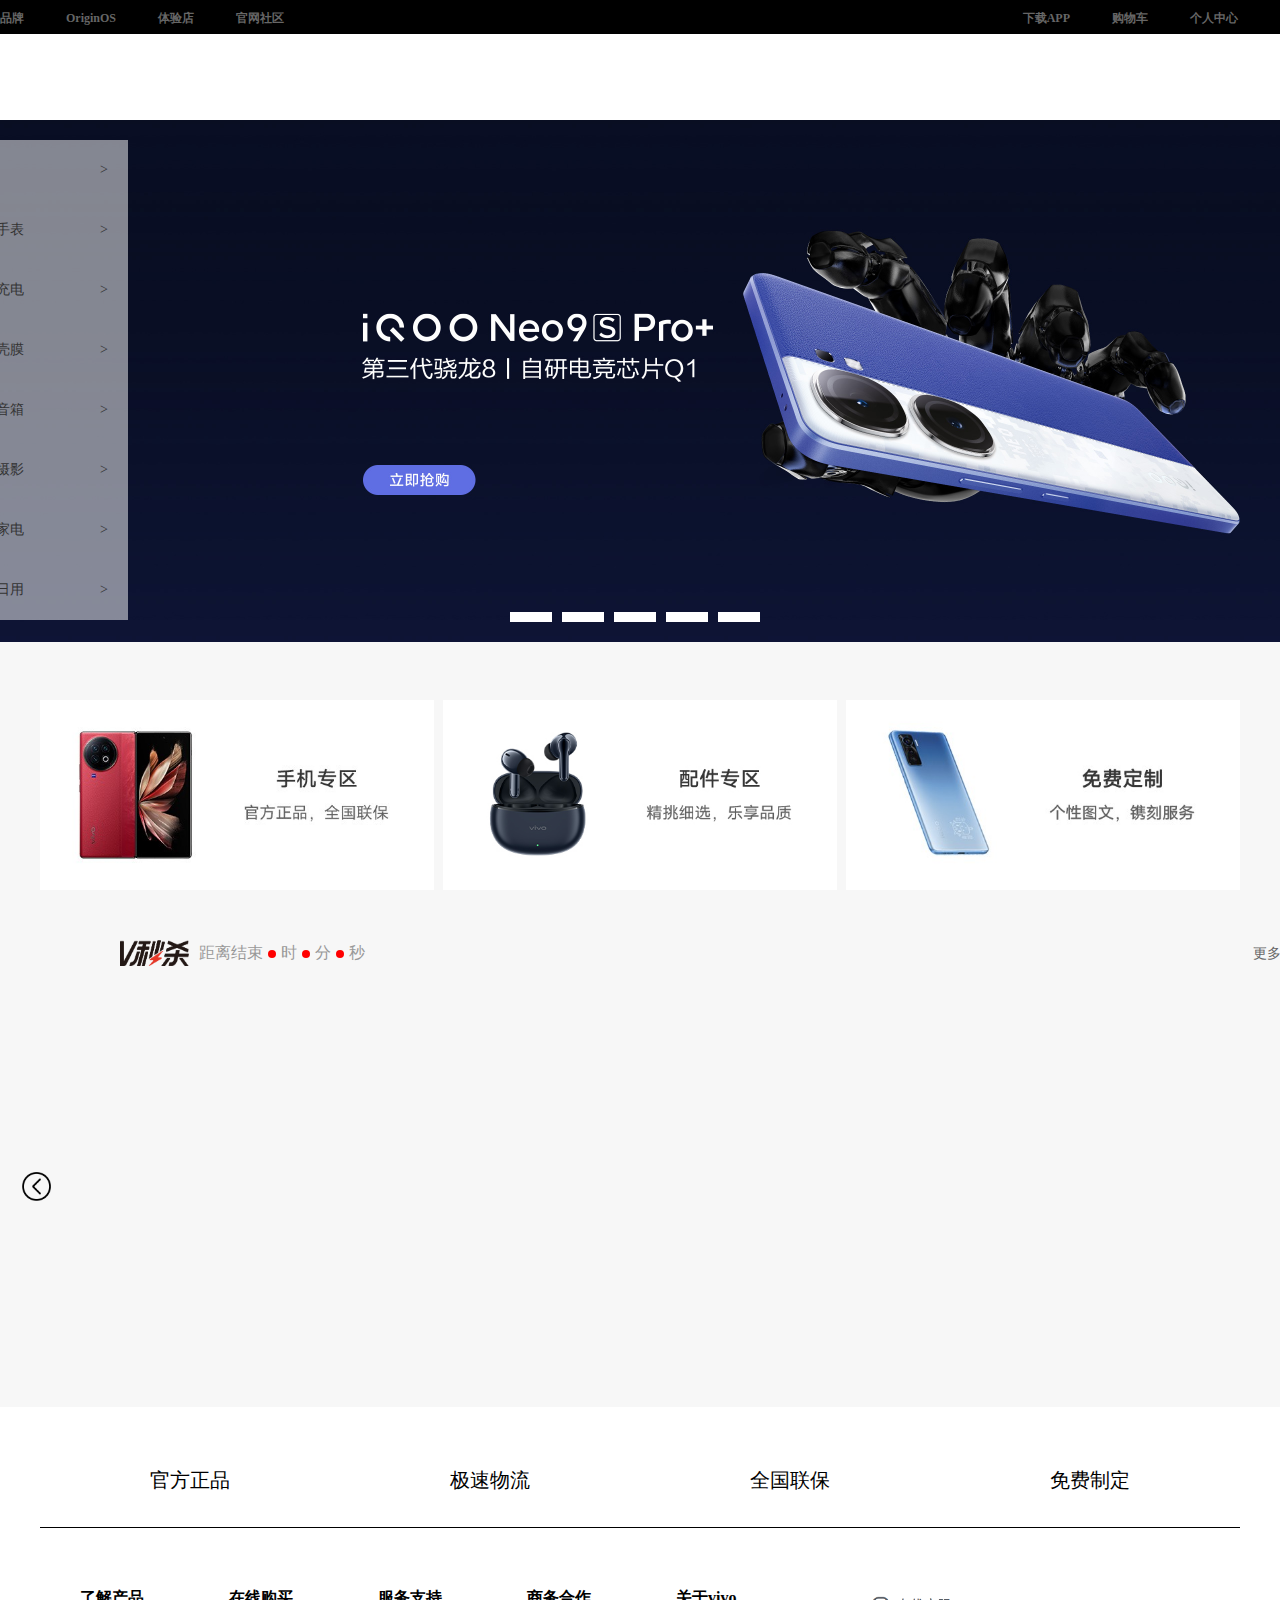
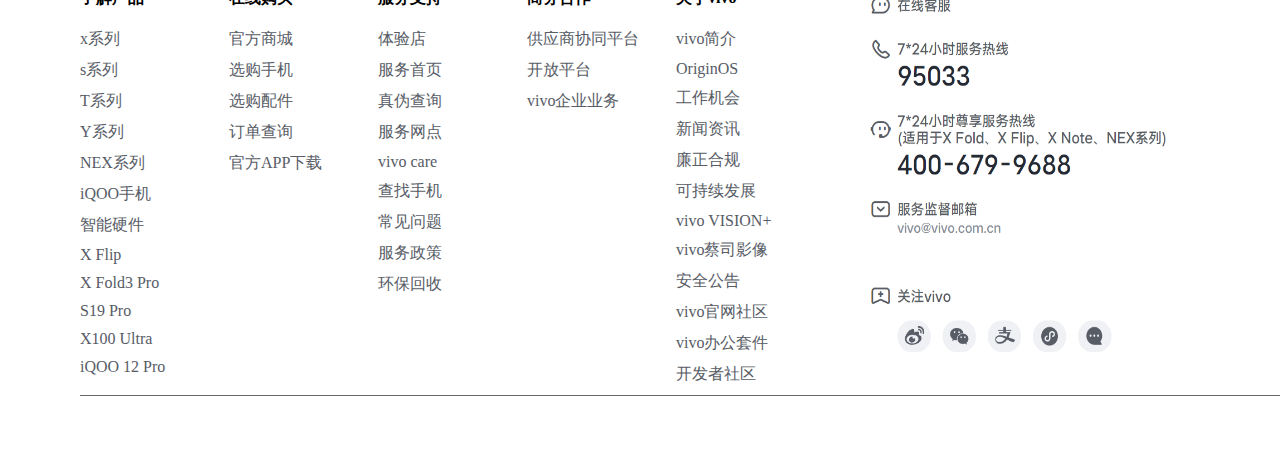
<file: index/index.html>
<!DOCTYPE html>
<html lang="en">
<head>
    <meta charset="UTF-8">
    <meta name="viewport" content="width=device-width, initial-scale=1.0">
    <title>vivo商城</title>
    <link rel="stylesheet" href="./index.css">
    <link rel="stylesheet" href="./indexcss/public.css">
     <link rel="stylesheet" href="./indexcss/banner2.css">
    <link rel="stylesheet" href="http://at.alicdn.com/t/c/font_4641721_0696ilijib3d.css">
    <link rel="stylesheet" href="./indexcss/nav.css">
    <link rel="stylesheet" href="./indexcss/content.css">
    <link rel="stylesheet" href="./indexcss/hotgoods.css">
    <link rel="stylesheet" href="./indexcss/art.css">
</head>
<body>
    <div class="head-box">
        <ul class="head">
            <li><a href="">品牌</a></li>
            <li><a href="">OriginOS</a></li>
            <li><a href="">体验店</a></li>
            <li class="gw"><a href="">官网社区</a></li>
            <li>
                <a class="app" href="">下载APP</a>
                <div class="appma">
                    <img src="../images/app.png" alt="">
                     <span>扫码下载vivo官网APP</span>
                </div>
            </li>
            <li><a href="../shoppingcar/shoppingcar.html">购物车</a></li>
            <li class="head-person">
                <a href="">个人中心</a>
                <div class="person">
                    <a href="../login/login.html">登录</a>
                    <a href="../zhuce/zhuce.html">注册</a>
                </div>
            </li>
        </ul>
    </div>
    <div class="nav-container">
        <div class="nav-banner">
            <div class="nav-item-box w">
                <div class="logo">
                    <div class="iconfont icon-vivo"></div>
                </div>
                <div class="nav-item">
                    <ul>
                        
                    </ul>
                </div>
                <div class="search">
                    <img src="../images/search.png" alt="">
                </div>
            </div>
            <!-- <div class="nav-botton">
                <div class="nav-botton-left">全部x机型</div>
                <div class="nav-botton-right">对比x机型</div>
            </div> -->
        </div>
    </div> 
    <!-- 轮播图区域 -->
    <div class="banner-box">
        <div class="banner-containt w">
            <div class="point-container">
                <div class="point"></div>
                <div class="point"></div>
                <div class="point"></div>
                <div class="point"></div>
                <div class="point"></div>
            </div>
            <div class="banner-left">
                <ul>
                    <li>
                        <span>手机</span>
                        <span>&gt;</span>
                        <div class="banner-item-sub">
                            <div class="sub-top">
                                <div><h5>手机</h5><span>查看全部&gt;</span></div>
                                <ul>
                                    <li>
                                        <div>
                                            <span>ViVo S</span>
                                            <img src="../images/phone1.png" alt="">
                                        </div>
                                    </li>
                                    <li>
                                        <div>
                                            <span>ViVo S</span>
                                            <img src="../images/phone1.png" alt="">
                                        </div>
                                    </li>
                                    <li>
                                        <div>
                                            <span>ViVo S</span>
                                            <img src="../images/phone1.png" alt="">
                                        </div>
                                    </li>
                                    <li>
                                        <div>
                                            <span>ViVo S</span>
                                            <img src="../images/phone1.png" alt="">
                                        </div>
                                    </li>
                                    <li>
                                        <div>
                                            <span>ViVo S</span>
                                            <img src="../images/phone1.png" alt="">
                                        </div>
                                    </li>
                                </ul>
                            </div>
                            <div class="sub-buttom">
                                <ul>
                                    <li>
                                        <img src="../images/phone001.webp" alt="">
                                        <span>VIVO 17</span>
                                    </li>
                                    <li>
                                        <img src="../images/phone001.webp" alt="">
                                        <span>VIVO 17</span>
                                    </li>
                                    <li>
                                        <img src="../images/phone001.webp" alt="">
                                        <span>VIVO 17</span>
                                    </li>
                                    <li>
                                        <img src="../images/phone001.webp" alt="">
                                        <span>VIVO 17</span>
                                    </li>
                                    <li>
                                        <img src="../images/phone001.webp" alt="">
                                        <span>VIVO 17</span>
                                    </li>
                                    <li>
                                        <img src="../images/phone001.webp" alt="">
                                        <span>VIVO 17</span>
                                    </li>
                                    <li>
                                        <img src="../images/phone001.webp" alt="">
                                        <span>VIVO 17</span>
                                    </li>
                                    <li>
                                        <img src="../images/phone001.webp" alt="">
                                        <span>VIVO 17</span>
                                    </li>
                                    <li>
                                        <img src="../images/phone001.webp" alt="">
                                        <span>VIVO 17</span>
                                    </li>
                                </ul>
                            </div>
                        </div>
                    </li>
                    <li><span>平板手表</span>
                        <span>&gt;</span>
                    </li>
                    <li><span>手机充电</span>
                        <span>&gt;</span>
                    </li>
                    <li><span>手机壳膜</span>
                        <span>&gt;</span>
                    </li>
                    <li><span>耳机音箱</span>
                        <span>&gt;</span>
                    </li>
                    <li><span>游戏摄影</span>
                        <span>&gt;</span>
                    </li>
                    <li><span>数码家电</span>
                        <span>&gt;</span>
                    </li>
                    <li><span>生活日用</span>
                        <span>&gt;</span>
                    </li>
                </ul>
            </div>
        </div>
    </div>
    <div class="areas">
        <img src="../images/areas1.jpg" alt="">
        <img src="../images/areas2.png" alt="">
        <img src="../images/areas3.jpg" alt="">
    </div>
    <div class="content-box">
        <div class="content-includebutton w">
            <img class="content-left" src="../images/left.png" alt="">
            <img class="content-right" src="../images/right.png" alt="">
            <div class="content w">
                <!-- 秒杀区 -->
                <div class="seconds">
                    <div class="seconds-title">
                        <img src="../images/seconds.png" alt="">
                        <div class="djs">距离结束<span class="hours"></span>时<span class="minute"></span>分<span class="second"></span>秒</div>
                        <div class="morecount"><a href="">更多场次 &gt;</a></div>
                    </div>
                    <div class="seconds-content">
                        <ul>
                        </ul>
                    </div>
                </div>
                <!-- 秒杀区结束 --> 
            </div>
        </div>
        <div class="foot">
            <ul class="foot-head w">
                <li>官方正品</li>
                <li>极速物流</li>
                <li>全国联保</li>
                <li>免费制定</li>
            </ul>
            <div class="foot-content">
                <div class="content-item w">
                    <div class="one-box">
                        <div class="one">
                            <span>了解产品</span>
                            <a href="">x系列</a>
                            <a href="">s系列</a>
                            <a href="">T系列</a>
                            <a href="">Y系列</a>
                            <a href="">NEX系列</a>
                            <a href="">iQOO手机</a>
                            <a href="">智能硬件</a>
                            <a href="">X Flip</a>
                            <a href="">X Fold3 Pro</a>
                            <a href="">S19 Pro</a>
                            <a href="">X100 Ultra</a>
                            <a href="">iQOO 12 Pro</a>
                        </div>
                        <div class="one">
                            <span>在线购买</span>
                            <a href="">官方商城</a>
                            <a href="">选购手机</a>
                            <a href="">选购配件</a>
                            <a href="">订单查询</a>
                            <a href="">官方APP下载</a>
                        </div>
                        <div class="one">
                            <span>服务支持</span>
                            <a href="">体验店</a>
                            <a href="">服务首页</a>
                            <a href="">真伪查询</a>
                            <a href="">服务网点</a>
                            <a href="">vivo care</a>
                            <a href="">查找手机</a>
                            <a href="">常见问题</a>
                            <a href="">服务政策</a>
                            <a href="">环保回收</a>
                        </div>
                        <div class="one">
                            <span>商务合作</span>
                            <a href="">供应商协同平台</a>
                            <a href="">开放平台</a>
                            <a href="">vivo企业业务</a>
                        </div>
                        <div class="one">
                            <span>关于vivo</span>
                            <a href="">vivo简介</a>
                            <a href="">OriginOS</a>
                            <a href="">工作机会</a>
                            <a href="">新闻资讯</a>
                            <a href="">廉正合规</a>
                            <a href="">可持续发展</a>
                            <a href="">vivo VISION+</a>
                            <a href="">vivo蔡司影像</a>
                            <a href="">安全公告</a>
                            <a href="">vivo官网社区</a>
                            <a href="">vivo办公套件</a>
                            <a href="">开发者社区</a>
                        </div>
                    </div>
                    
                    <img class="footright" src="../images/footright.png" alt="">
                </div>
            </div>
        </div>
    </div>

    <script src="../axios/axios.js"></script>
    <script src="./index.js"></script>
</body>
</html>
</file>
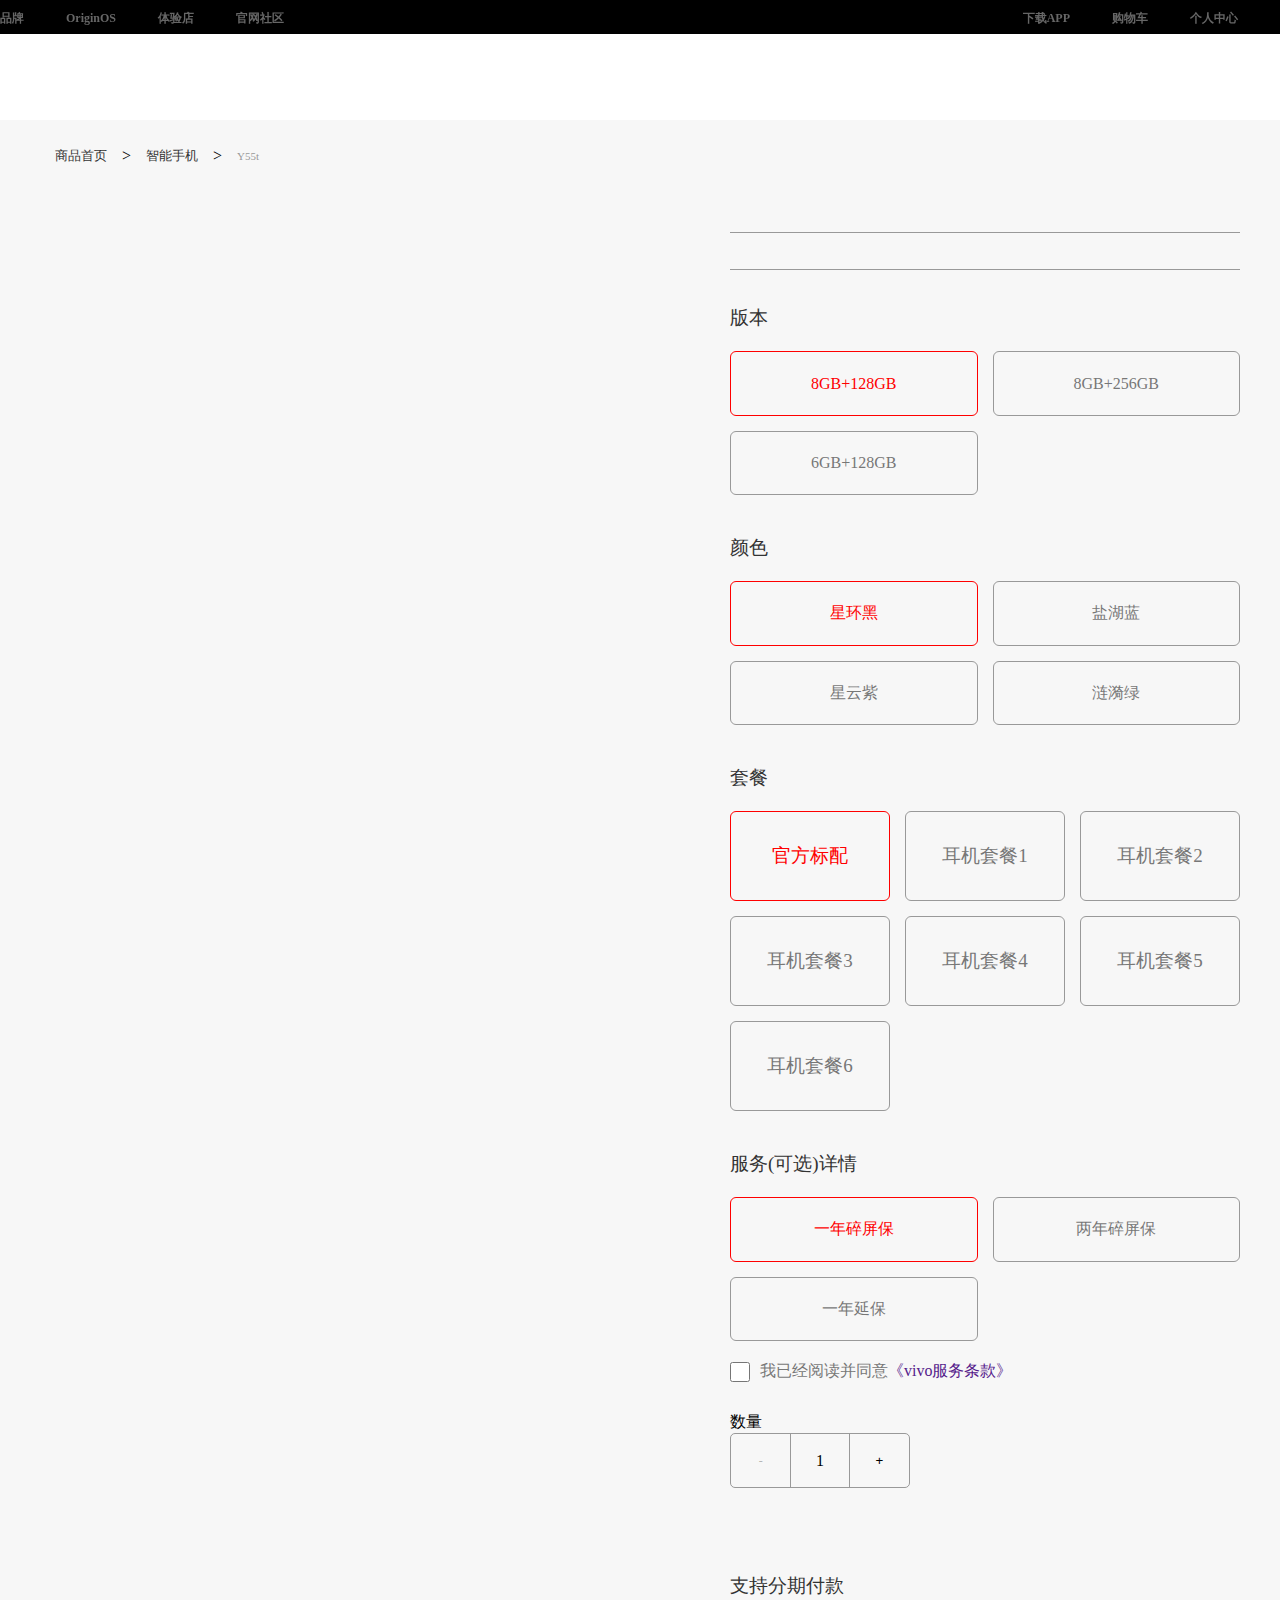
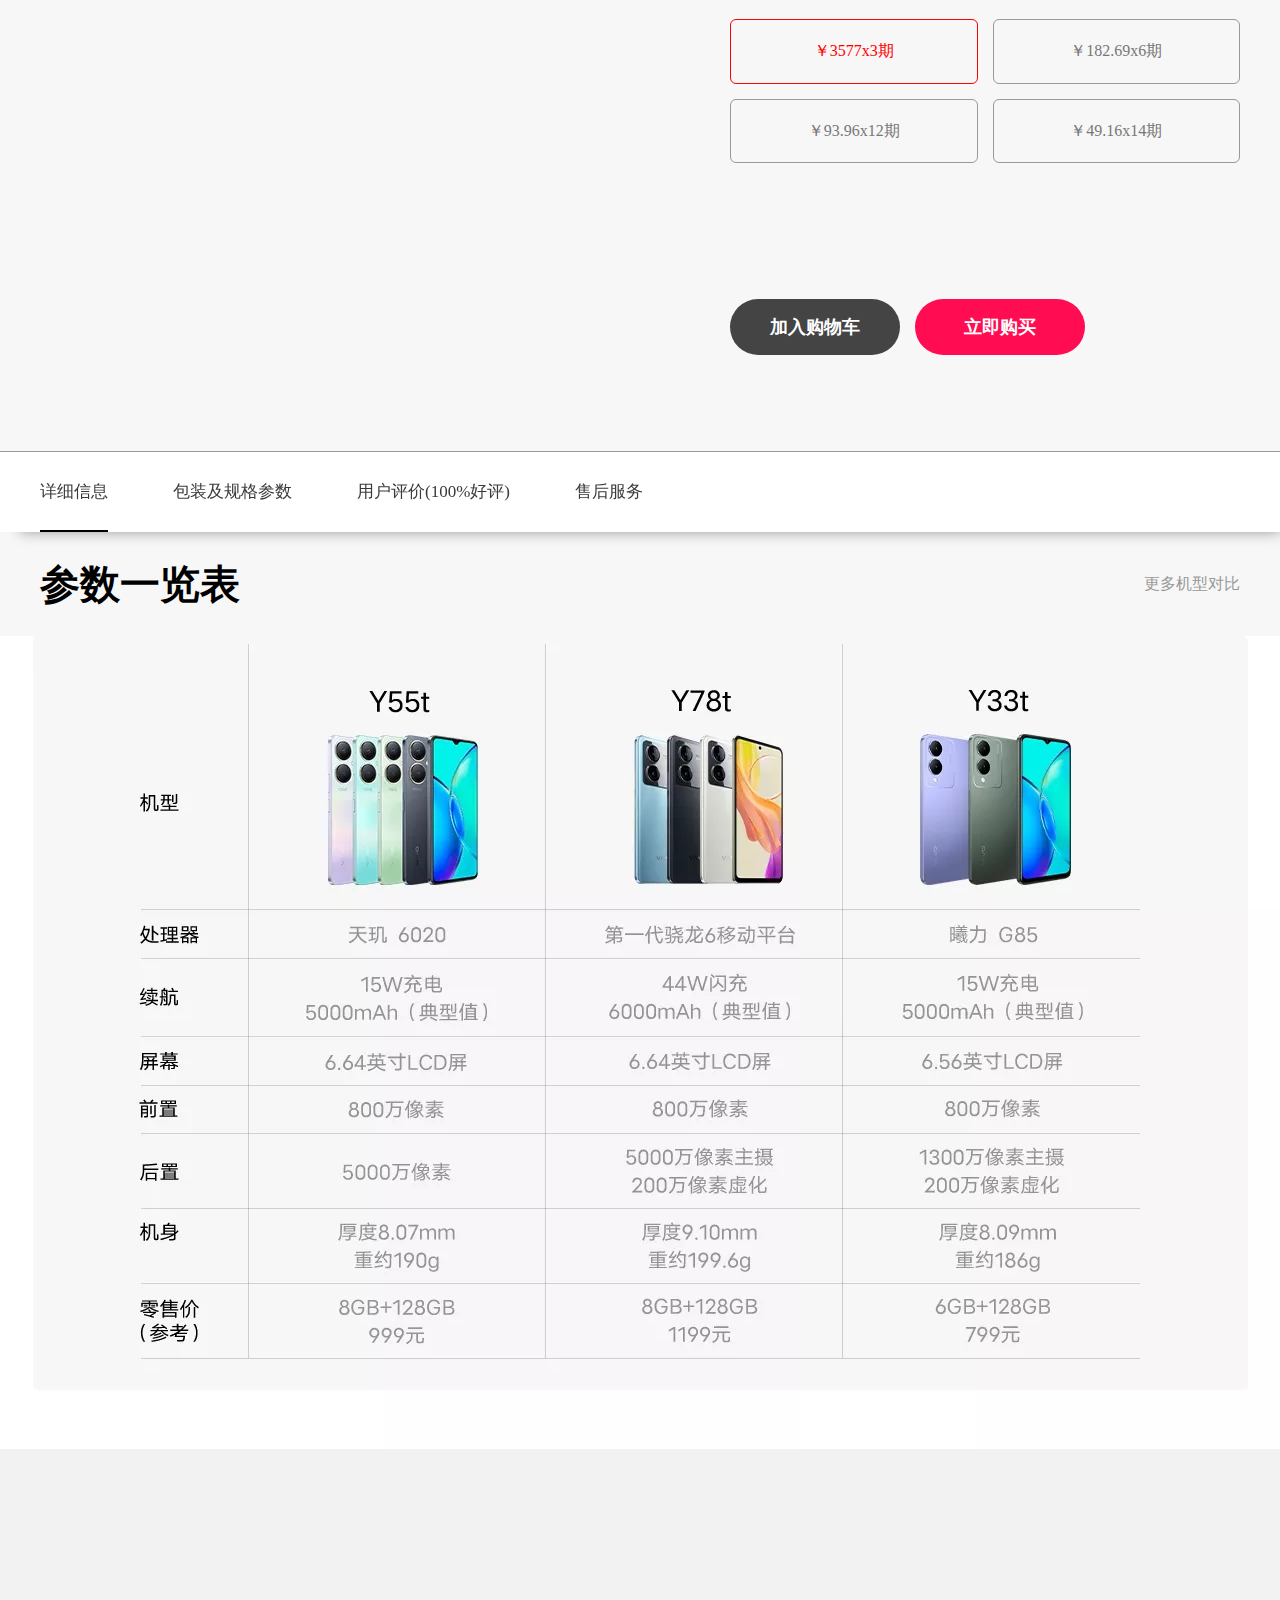
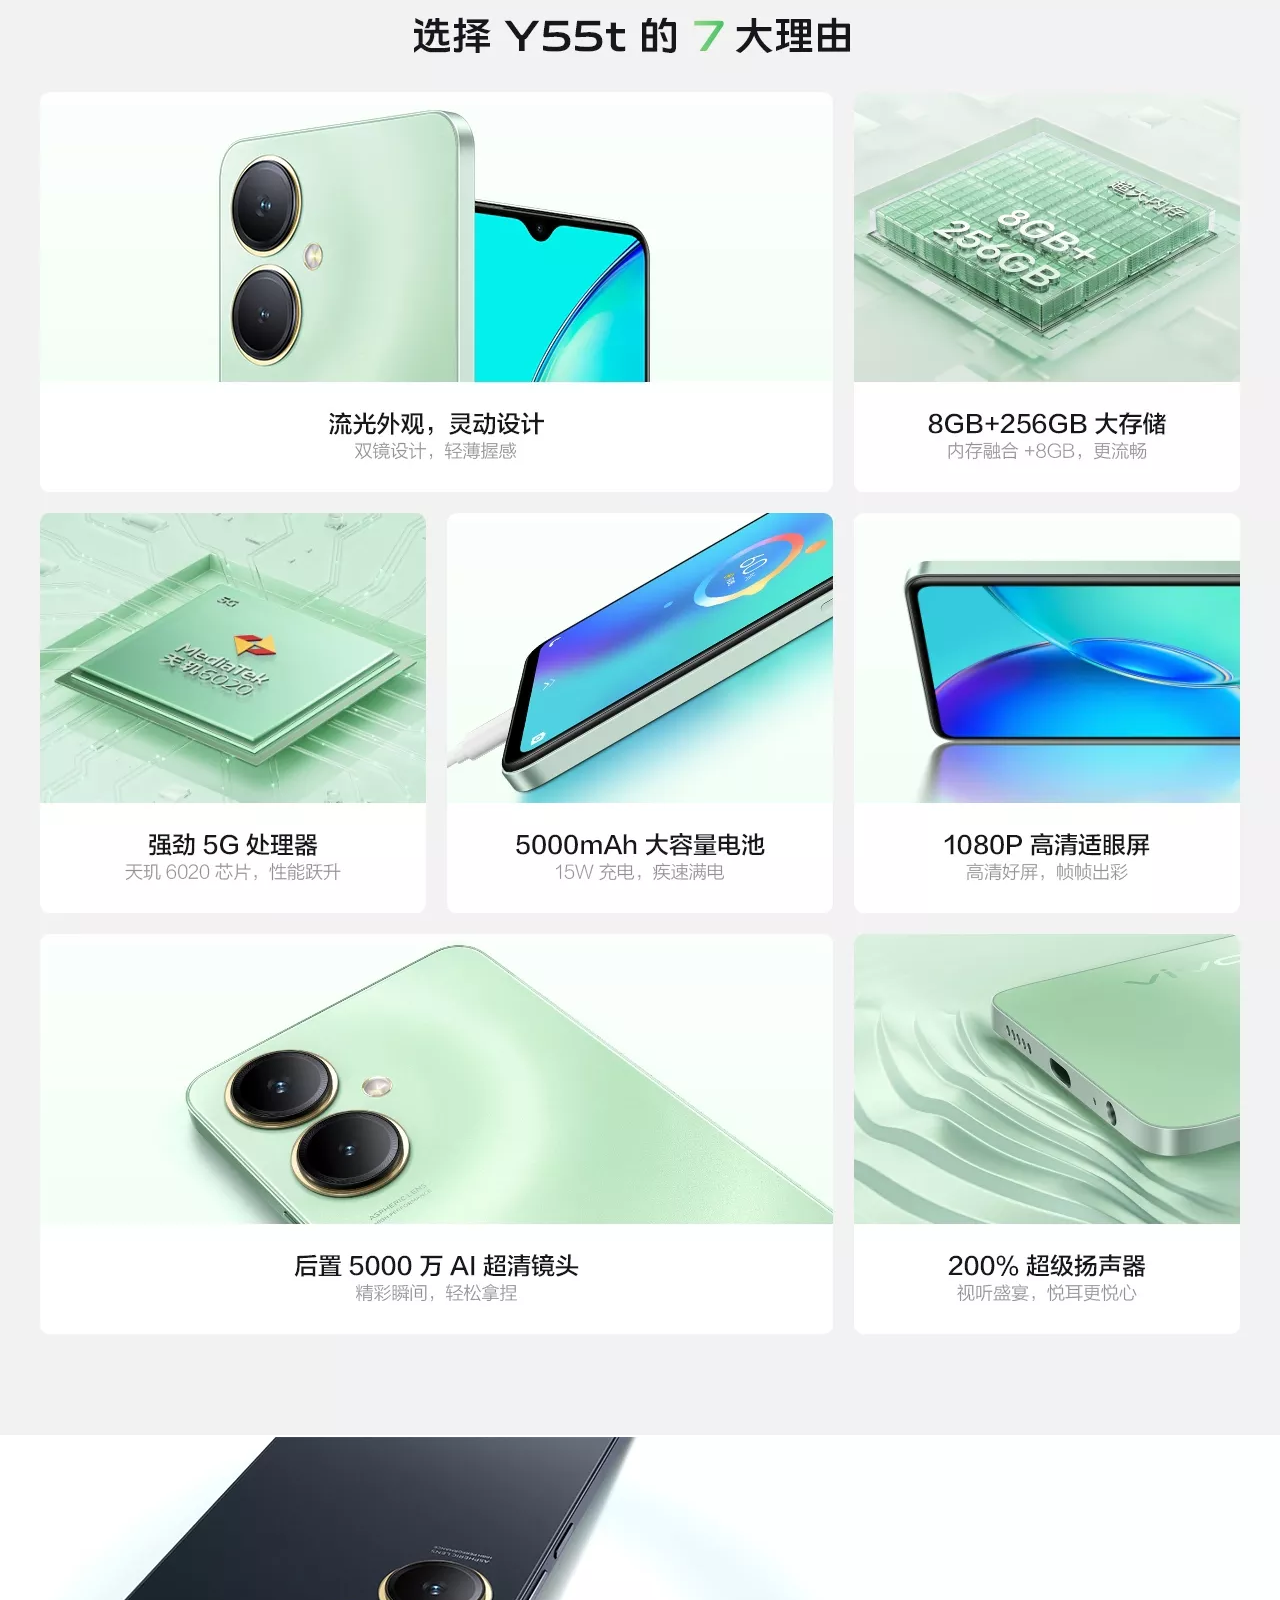
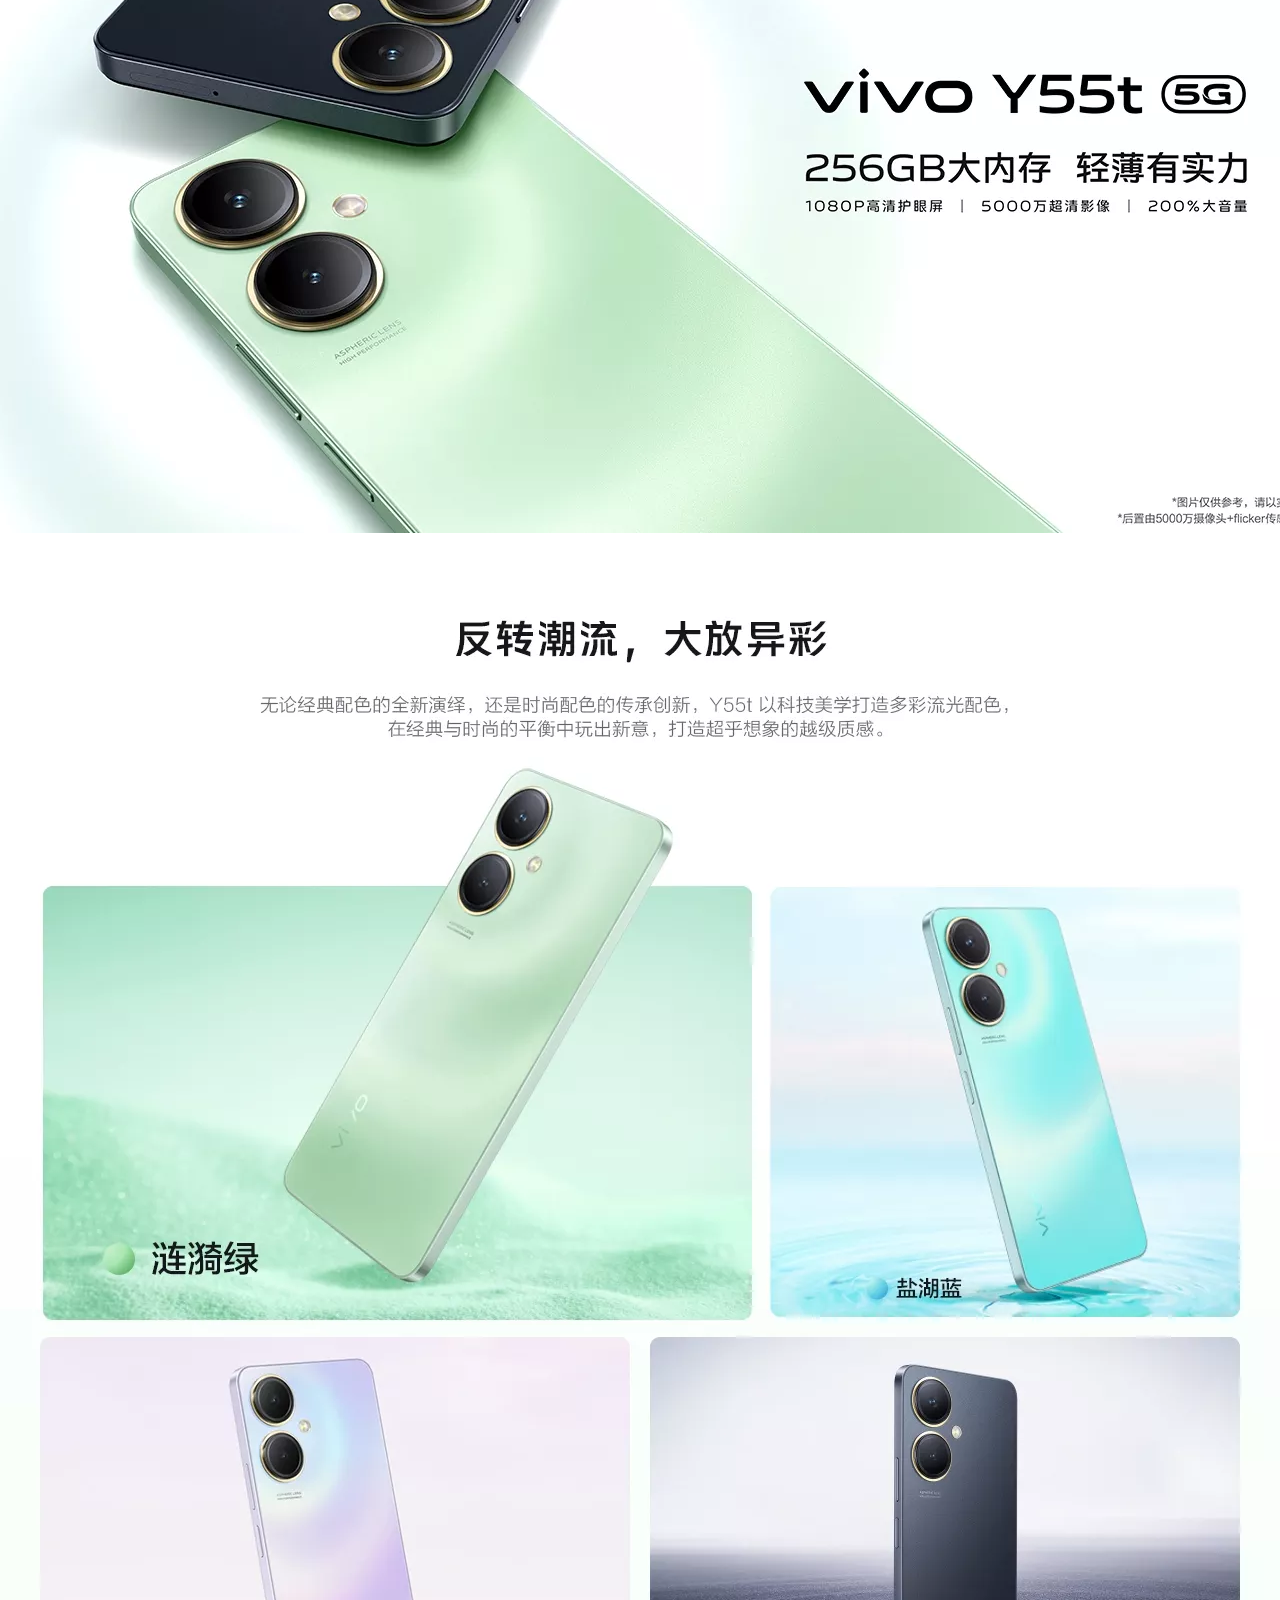
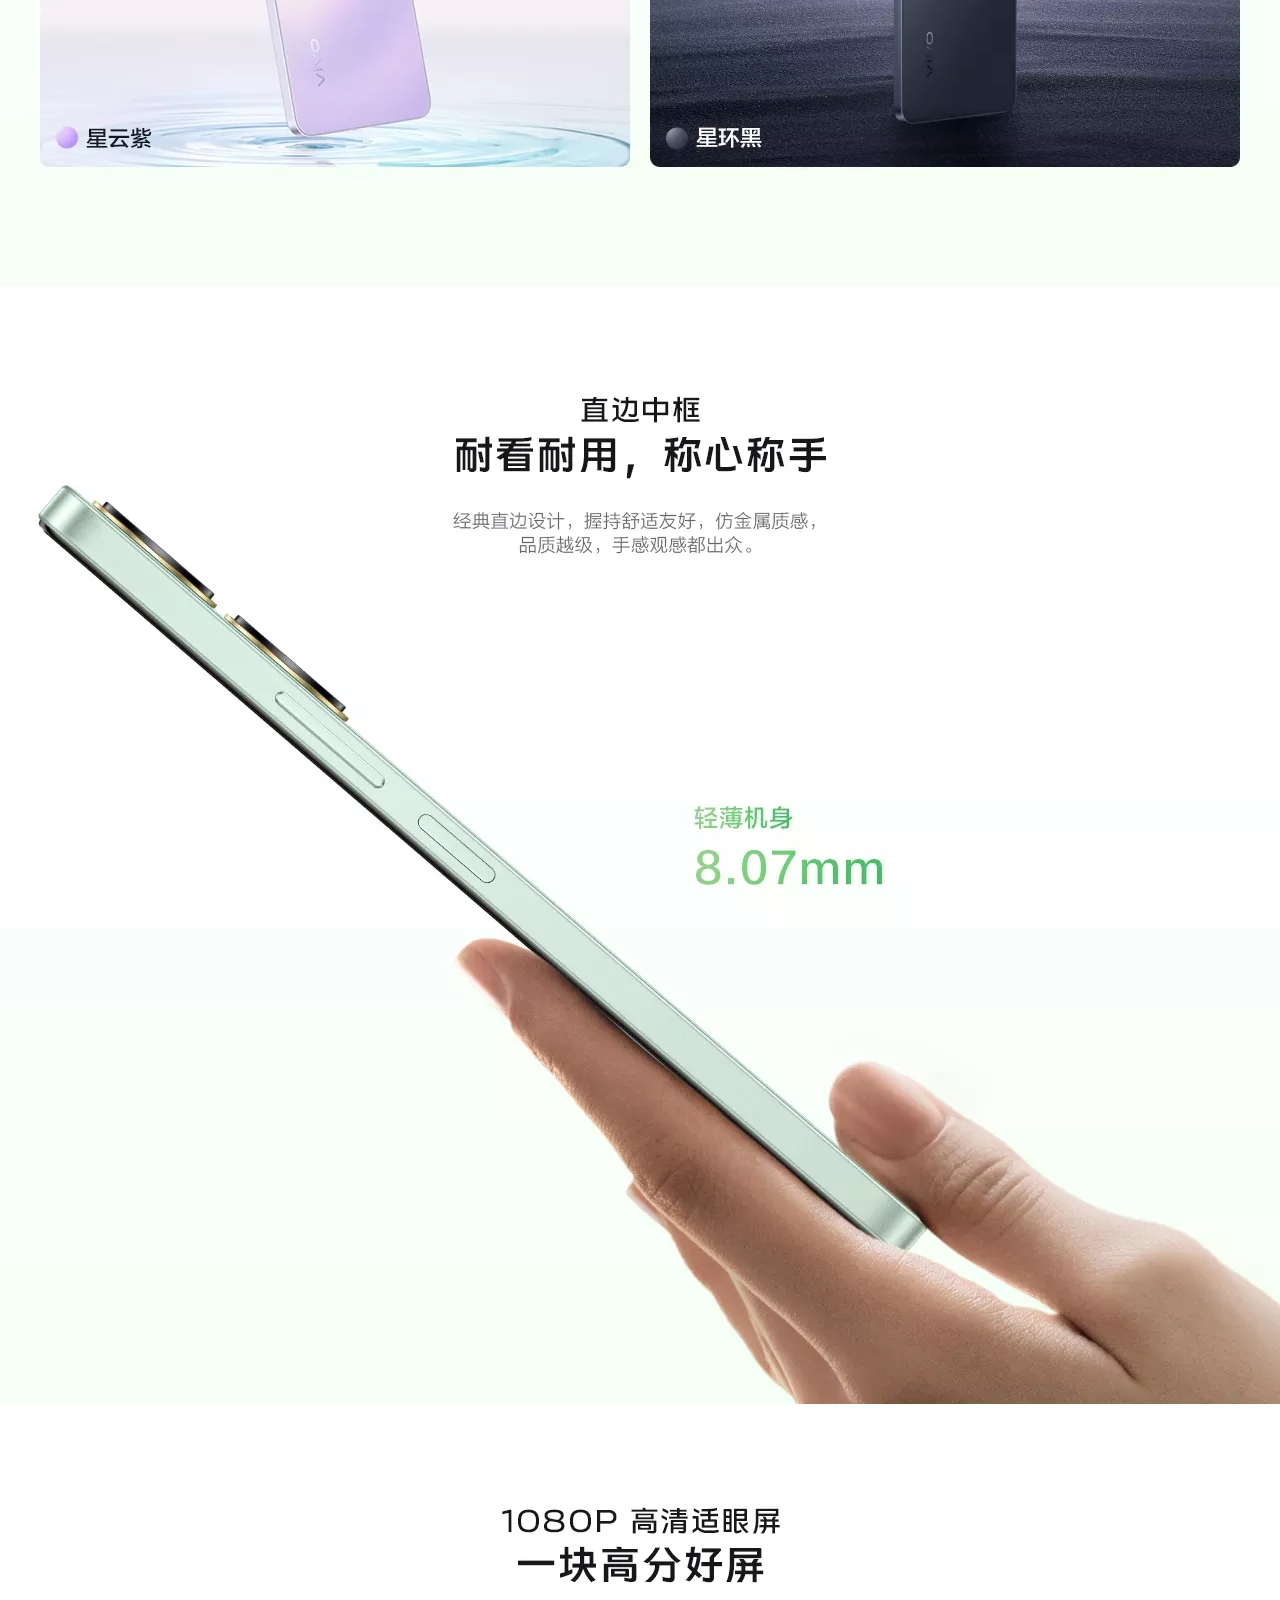
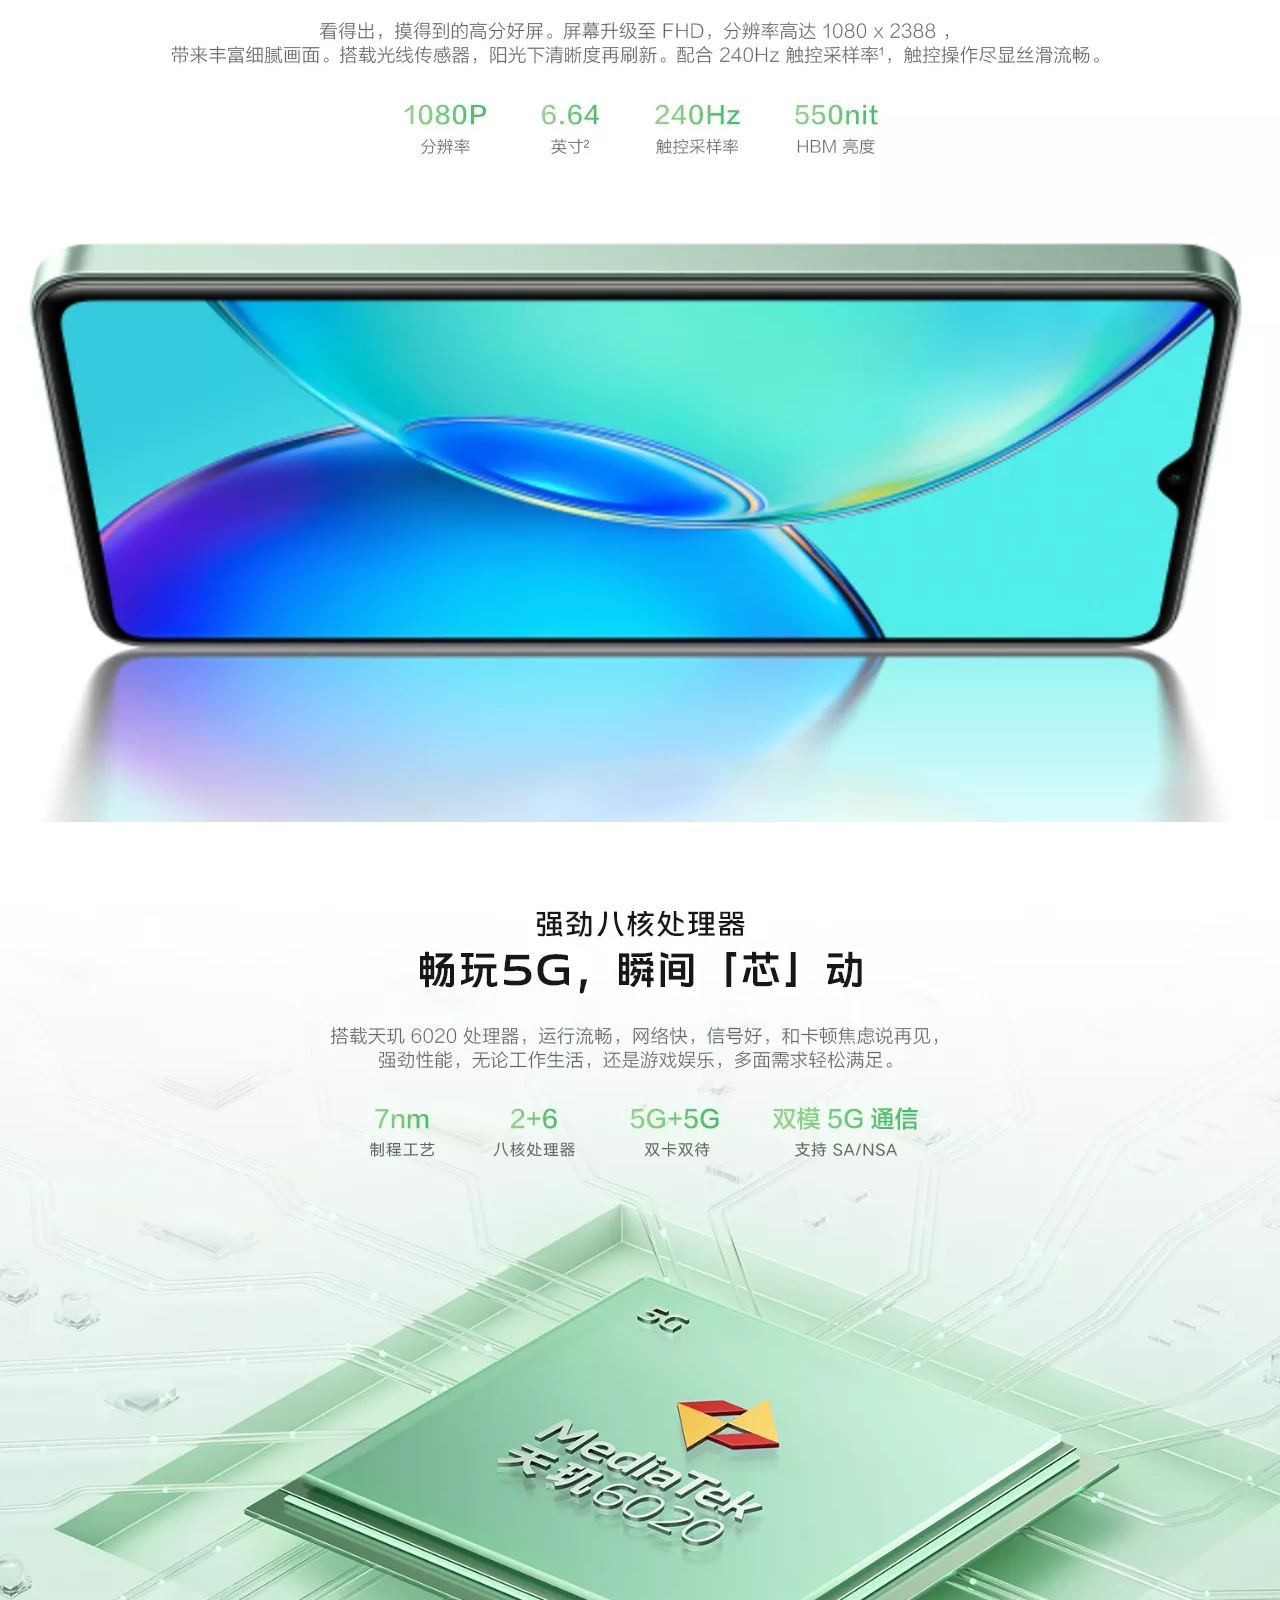
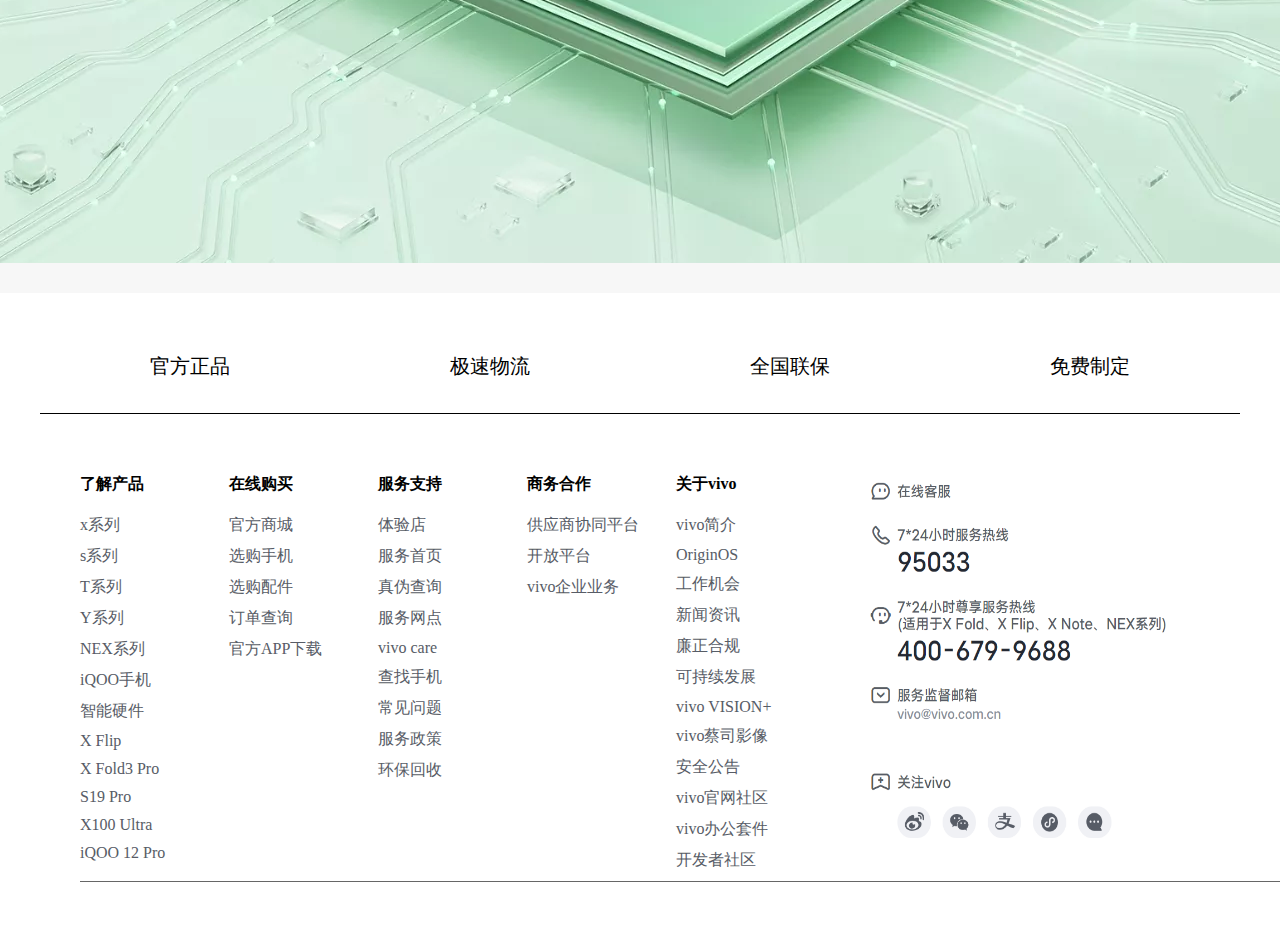
<file: detail/detail.html>
<!DOCTYPE html>
<html lang="en">
<head>
    <meta charset="UTF-8">
    <meta name="viewport" content="width=device-width, initial-scale=1.0">
    <title>商品详情</title>
    <link rel="stylesheet" href="./detail.css">
    <link rel="stylesheet" href="../index/index.css">
    <link rel="stylesheet" href="../index/indexcss/nav.css">
    <link rel="stylesheet" href="../index/indexcss/public.css">
    <link rel="stylesheet" href="../detail/detailcss/detail-right.css">
    <link rel="stylesheet" href="../detail/detailcss/detail-foot.css">
    <link rel="stylesheet" href="http://at.alicdn.com/t/c/font_4641721_0696ilijib3d.css">
</head>
<body>
    <div class="head-box">
        <ul class="head">
            <li><a href="">品牌</a></li>
            <li><a href="">OriginOS</a></li>
            <li><a href="">体验店</a></li>
            <li class="gw"><a href="">官网社区</a></li>
            <li>
                <a class="app" href="">下载APP</a>
                <div class="appma">
                    <img src="../images/app.png" alt="">
                     <span>扫码下载vivo官网APP</span>
                </div>
            </li>
            <li><a href="../shoppingcar/shoppingcar.html">购物车</a></li>
            <li class="head-person">
                <a href="">个人中心</a>
                <div class="person">
                    <a href="../login/login.html">登录</a>
                    <a href="../zhuce/zhuce.html">注册</a>
                </div>
            </li>
        </ul>
    </div>
    <div class="nav-container">
        <div class="nav-banner">
            <div class="nav-item-box w">
                <div class="logo">
                    <div class="iconfont icon-vivo"></div>
                </div>
                <div class="nav-item">
                    <ul>
                        
                    </ul>
                </div>
                <div class="search">
                    <img src="../images/search.png" alt="">
                </div>
            </div>
            <!-- <div class="nav-botton">
                <div class="nav-botton-left">全部x机型</div>
                <div class="nav-botton-right">对比x机型</div>
            </div> -->
        </div>
    </div> 
    <div class="detail-content">
        <div class="detail-content-middle w">
                <div class="detail-content-head">
                <div class="detail-small-title">
                    <a href="">商品首页</a>&gt;
                    <a href="">智能手机</a>&gt;
                    <span>Y55t</span>
                </div>
                </div>
                <div class="detail-content-center">
                <div class="detail-left">
                </div>
                <div class="detail-right">
                    <div class="detail-right-title">
                    
                    </div> 
                    <div class="detail-right-price">
                        
                    </div>

                    <div class="xing">
                    <div class="xing-title"><span>版本</span></div>
                    <div class="xing-content">
                        <div class="xing-item active"><span>8GB+128GB</span></div>
                        <div class="xing-item"><span>8GB+256GB</span></div>
                        <div class="xing-item"><span>6GB+128GB</span></div>
                    </div>
                    <div class="xing-title"><span>颜色</span></div>
                    <div class="xing-content">
                        <div class="xing-item active"><span>星环黑</span></div>
                        <div class="xing-item"><span>盐湖蓝</span></div>
                        <div class="xing-item"><span>星云紫</span></div>
                        <div class="xing-item"><span>涟漪绿</span></div>
                    </div>
                    <div class="xing-title"><span>套餐</span></div>
                    <div class="xing-content-tc">
                        <div class="xing-item active"><span>官方标配</span></div>
                        <div class="xing-item"><span>耳机套餐1</span></div>
                        <div class="xing-item"><span>耳机套餐2</span></div>
                        <div class="xing-item"><span>耳机套餐3</span></div>
                        <div class="xing-item"><span>耳机套餐4</span></div>
                        <div class="xing-item"><span>耳机套餐5</span></div>
                        <div class="xing-item"><span>耳机套餐6</span></div>
                    </div>
                    <div class="xing-title"><span>服务(可选)详情</span></div>
                    <div class="xing-content">
                        <div class="xing-item active"><span>一年碎屏保</span></div>
                        <div class="xing-item"><span>两年碎屏保</span></div>
                        <div class="xing-item"><span>一年延保</span></div>
                    </div>
                    <div class="check-box">
                        <input type="checkbox" class="check"> 我已经阅读并同意 <a href="">《vivo服务条款》</a>
                    </div>
                    <div class="number">
                        <span>数量</span>
                        <div class="jsq">
                            <button class="reduce" disabled>-</button>
                            <div class="num">1</div>
                            <button class="add">+</button>
                        </div>
                    </div>
                    <div class="xing-title"><span>支持分期付款</span></div>
                    <div class="xing-content">
                        <div class="xing-item active"><span>￥3577x3期</span></div>
                        <div class="xing-item"><span>￥182.69x6期</span></div>
                        <div class="xing-item"><span>￥93.96x12期</span></div>
                        <div class="xing-item"><span>￥49.16x14期</span></div>
                    </div>
                    <div class="s">

                    </div>
                    <div class="pay-container">
                        <div class="pay-button">
                            <button class="car">加入购物车</button>
                            <button class="payfor">立即购买</button>
                        </div>
                    </div>

                    </div>
                </div>
                </div>
        </div>
    </div>
    <div class="detail-foot">
        <div class="detail-foot-headbox">
            <div class="detail-foot-head">
                <ul class="w">
                    <li class="foot-li active"><span>详细信息</span></li>
                    <li class="foot-li"><span>包装及规格参数</span></li>
                    <li class="foot-li"><span>用户评价(100%好评)</span></li>
                    <li class="foot-li"><span>售后服务</span></li>
                </ul>
            </div>
            <div class="foot-content2 active">
                <div class="img-title w">
                    <span class="one">参数一览表</span>
                    <span class="two">更多机型对比</span>
                </div>
                <img src="../imageText/detailFoot1.webp" alt="">
                <img src="../imageText/detailFoot2.webp" alt="">
                <img src="../imageText/detailFoot3.webp" alt="">
                <img src="../imageText/detailFoot4.webp" alt="">
                <img src="../imageText/detailFoot5.webp" alt="">
                <img src="../imageText/detailFoot6.webp" alt="">
                <img src="../imageText/detailFoot7.webp" alt="">
            </div>
            <div class="foot-content2">
                13
            </div>
            <div class="foot-content2">
                14
            </div>
            <div class="foot-content2">
                15
            </div>
        </div>
    </div>

    <div class="foot">
        <ul class="foot-head w">
            <li>官方正品</li>
            <li>极速物流</li>
            <li>全国联保</li>
            <li>免费制定</li>
        </ul>
        <div class="foot-content">
            <div class="content-item w">
                <div class="one-box">
                    <div class="one">
                        <span>了解产品</span>
                        <a href="">x系列</a>
                        <a href="">s系列</a>
                        <a href="">T系列</a>
                        <a href="">Y系列</a>
                        <a href="">NEX系列</a>
                        <a href="">iQOO手机</a>
                        <a href="">智能硬件</a>
                        <a href="">X Flip</a>
                        <a href="">X Fold3 Pro</a>
                        <a href="">S19 Pro</a>
                        <a href="">X100 Ultra</a>
                        <a href="">iQOO 12 Pro</a>
                    </div>
                    <div class="one">
                        <span>在线购买</span>
                        <a href="">官方商城</a>
                        <a href="">选购手机</a>
                        <a href="">选购配件</a>
                        <a href="">订单查询</a>
                        <a href="">官方APP下载</a>
                    </div>
                    <div class="one">
                        <span>服务支持</span>
                        <a href="">体验店</a>
                        <a href="">服务首页</a>
                        <a href="">真伪查询</a>
                        <a href="">服务网点</a>
                        <a href="">vivo care</a>
                        <a href="">查找手机</a>
                        <a href="">常见问题</a>
                        <a href="">服务政策</a>
                        <a href="">环保回收</a>
                    </div>
                    <div class="one">
                        <span>商务合作</span>
                        <a href="">供应商协同平台</a>
                        <a href="">开放平台</a>
                        <a href="">vivo企业业务</a>
                    </div>
                    <div class="one">
                        <span>关于vivo</span>
                        <a href="">vivo简介</a>
                        <a href="">OriginOS</a>
                        <a href="">工作机会</a>
                        <a href="">新闻资讯</a>
                        <a href="">廉正合规</a>
                        <a href="">可持续发展</a>
                        <a href="">vivo VISION+</a>
                        <a href="">vivo蔡司影像</a>
                        <a href="">安全公告</a>
                        <a href="">vivo官网社区</a>
                        <a href="">vivo办公套件</a>
                        <a href="">开发者社区</a>
                    </div>
                </div>
                
                <img class="footright" src="../images/footright.png" alt="">
            </div>
        </div>
    </div>
    <script src="../axios/axios.js"></script>
    <script src="./detail.js"></script>
</body>
</html>
</file>
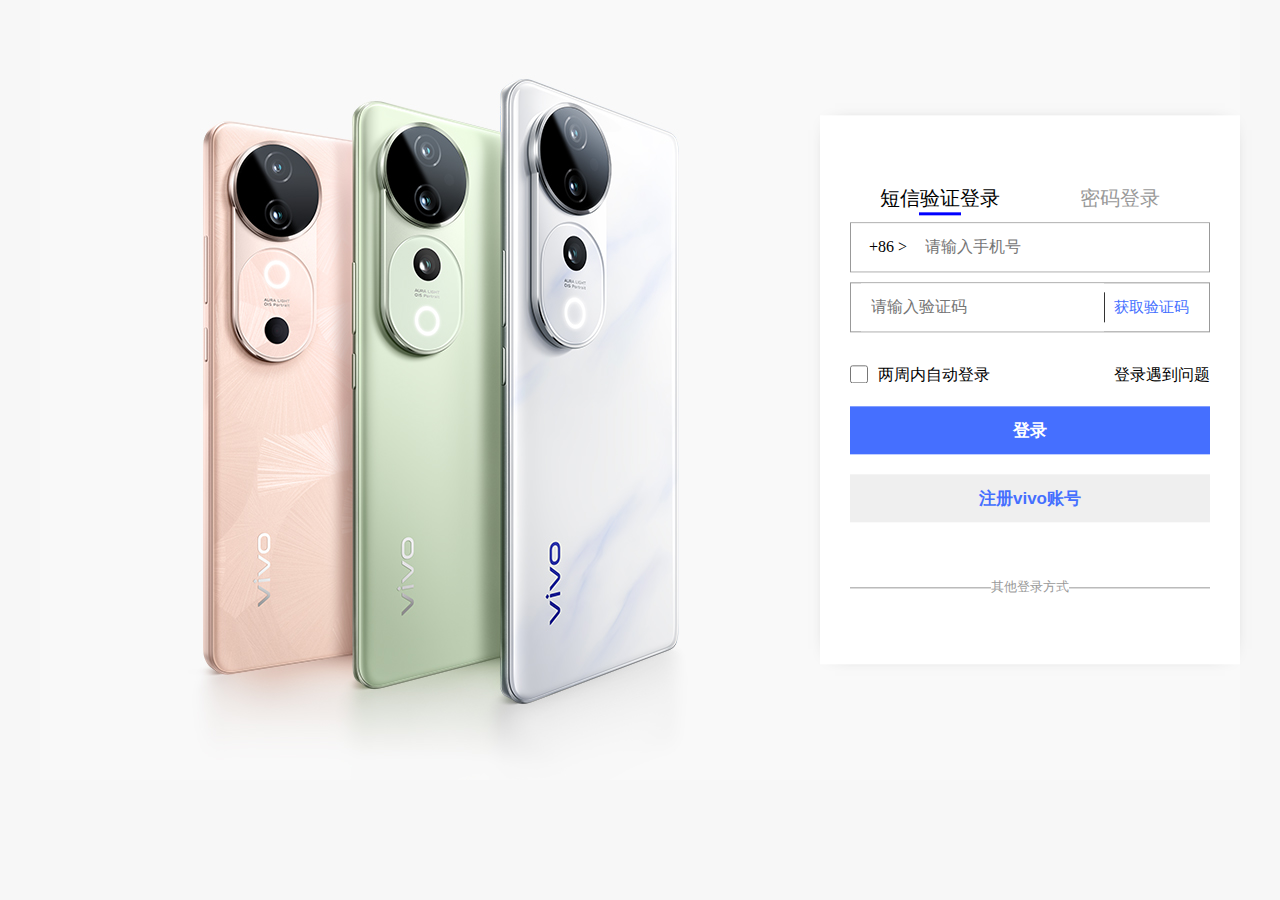
<file: login/login.html>
<!DOCTYPE html>
<html lang="en">
<head>
    <meta charset="UTF-8">
    <meta name="viewport" content="width=device-width, initial-scale=1.0">
    <title>vivo登录</title>
    <link rel="stylesheet" href="./login.css">
    <link rel="stylesheet" href="../index/indexcss/public.css">
    <link rel="stylesheet" href="http://at.alicdn.com/t/c/font_4641721_0696ilijib3d.css">
</head>
<body>
    <div class="login-container w">
        <img src="../imageText/loginImage.jpg" alt="">
        <div class="login-content">
            <div class="login">
                <div class="login-title">
                    <span class="active">短信验证登录</span>
                    <span>密码登录</span>
                    <div class="bottonline"></div>
                </div>
                <form action="" name="edit" class="edit">
                       <div class="phonenum">
                            <div class="addr">
                                <span>+86 ></span>
                                <div class="addoption">
                                    <ul>
                                        <li>
                                            <span>中国</span><span>+86</span>
                                        </li>
                                        <li>
                                            <span>美国</span><span>+1</span>
                                        </li>
                                        <li>
                                            <span>加拿大</span><span>+1</span>
                                        </li>
                                        <li>
                                            <span>哈沙克斯坦</span><span>+7</span>
                                        </li>
                                        <li>
                                            <span>俄罗斯</span><span>+7</span>
                                        </li>
                                        <li>
                                            <span>埃及</span><span>+20</span>
                                        </li>
                                    </ul>
                                </div>
                            </div>
                            <input class="num" name="phonenumber" type="text" placeholder="请输入手机号" required>
                       </div>
                       <div class="prompt"></div>
                       <div class="getyan">
                        <input class="yan" name="yan" type="text" placeholder="请输入验证码" required>
                        <div class="yan-text"><span>获取验证码</span></div>
                       </div>
                        <div class="prompt-two"></div>
                        <div class="check">
                            <input type="checkbox"><span class="check-one">两周内自动登录</span>
                            <span>登录遇到问题</span>
                        </div>
                        <input class="login-button" type="submit" value="登录">
                        <input class="zhuce-button" type="button" value="注册vivo账号">
                </form>

                <div class="login-foot">
                    <div class="small-text">
                        <div class="line"></div>
                        <span>其他登录方式</span>
                        <div class="line"></div>
                    </div>
                    <div class="icon">
                        <div class="iconfont icon-wx"></div>
                        <div class="iconfont icon-zf"></div>
                        <div class="iconfont icon-wb"></div>
                    </div>
                </div>
            </div>
        </div>
    </div>




    <script src="./login.js"></script>
</body>
</html>
</file>
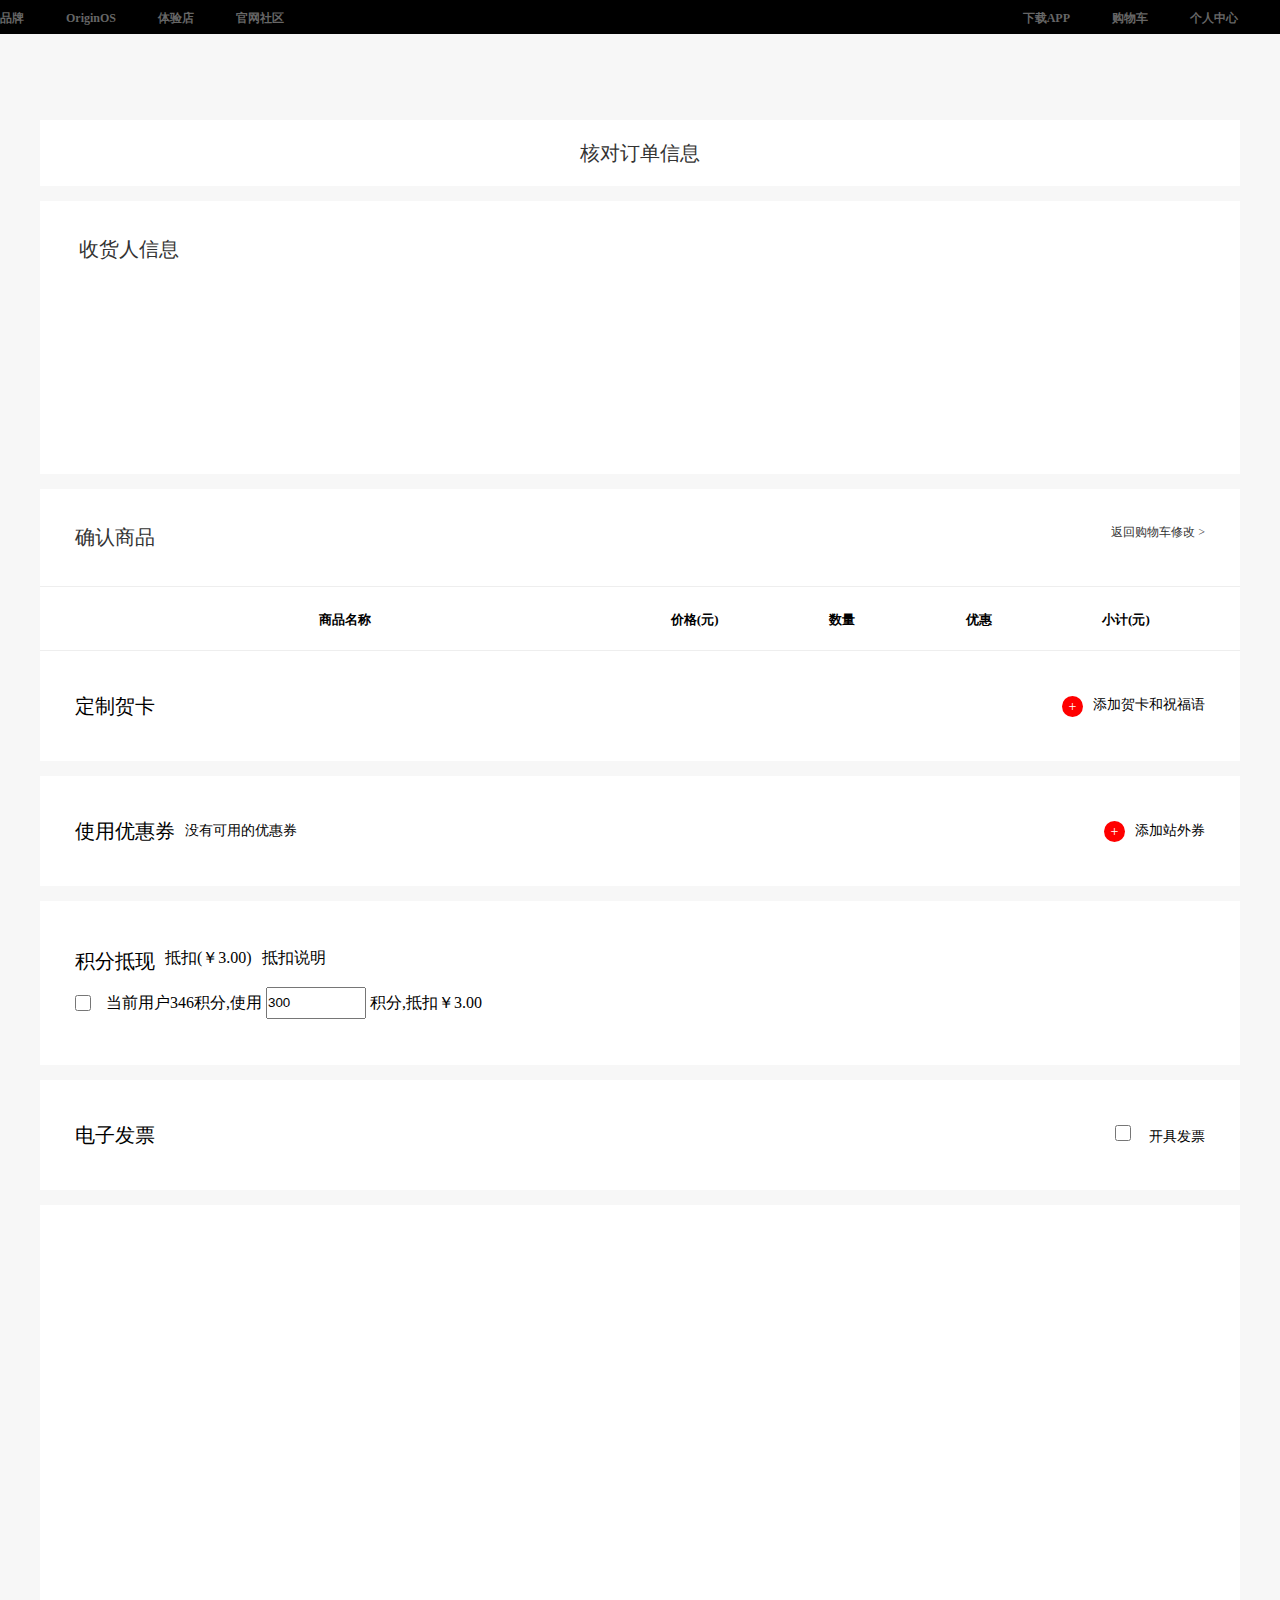
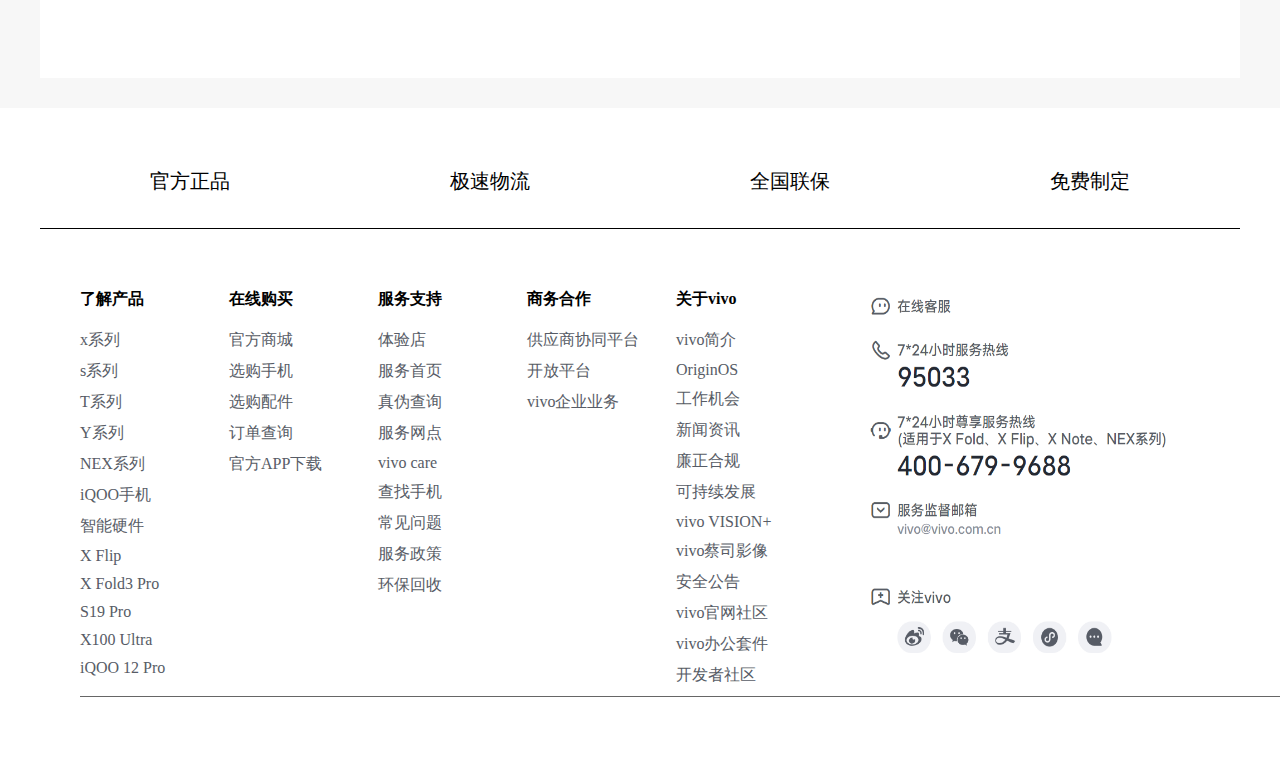
<file: order/order.html>
<!DOCTYPE html>
<html lang="en">
<head>
    <meta charset="UTF-8">
    <meta name="viewport" content="width=device-width, initial-scale=1.0">
    <title>订单审核</title>
    <link rel="stylesheet" href="http://at.alicdn.com/t/c/font_4641721_0696ilijib3d.css">
    <link rel="stylesheet" href="../index/indexcss/nav.css">
    <link rel="stylesheet" href="../index/index.css">
    <link rel="stylesheet" href="../index/indexcss/public.css">
    <link rel="stylesheet" href="./order.css">
    <link rel="stylesheet" href="../order/ordercss/editAddr.css">
</head>
<body>
    <div class="head-box">
        <ul class="head">
            <li><a href="">品牌</a></li>
            <li><a href="">OriginOS</a></li>
            <li><a href="">体验店</a></li>
            <li class="gw"><a href="">官网社区</a></li>
            <li>
                <a class="app" href="">下载APP</a>
                <div class="appma">
                    <img src="../images/app.png" alt="">
                     <span>扫码下载vivo官网APP</span>
                </div>
            </li>
            <li><a href="../shoppingcar/shoppingcar.html">购物车</a></li>
            <li class="head-person">
                <a href="">个人中心</a>
                <div class="person">
                    <a href="../login/login.html">登录</a>
                    <a href="../zhuce/zhuce.html">注册</a>
                </div>
            </li>
        </ul>
    </div>
    <div class="nav-container">
        <div class="nav-banner" style="background-color: #F7F7F7">
            <div class="nav-item-box w">
                <div class="logo">
                    <div class="iconfont icon-vivo"></div>
                </div>
                <div class="nav-item">
                    <ul>
                        
                    </ul>
                </div>
                <div class="search">
                    <img src="../images/search.png" alt="">
                </div>
            </div>
            <!-- <div class="nav-botton">
                <div class="nav-botton-left">全部x机型</div>
                <div class="nav-botton-right">对比x机型</div>
            </div> -->
        </div>
    </div> 
    <div class="order-container w">
        <div class="order-title">
            <span>核对订单信息</span>
        </div>
        <!-- 地址填写 -->
        <div class="order-addr">
            <div class="person-text"><span>收货人信息</span></div>
            <div class="person-info">

                
            </div>
        </div>

        <div class="order-list">
            <div class="order-list-title">
                <span>确认商品</span>
                <span class="back">返回购物车修改 &gt;</span>
            </div>
            <div class="table-name">
                <div class="name"><span>商品名称</span></div>
                <div><span>价格(元)</span></div>
                <div><span>数量</span></div>
                <div><span>优惠</span></div>
                <div><span>小计(元)</span></div>
            </div>
            <div class="table-content-box">
               
            </div>
        </div>

        <div class="order-foot-one">
            <div style="font-size: 20px;">定制贺卡</div>
            <div>
                <div class="circle">+</div>
                <span>添加贺卡和祝福语</span>
            </div>
        </div>
        <div class="order-foot-two">
            <div>
                <span style="font-size: 20px; margin-right: 10px;">使用优惠券</span>
                <span>没有可用的优惠券</span>
            </div>
            <div>
                <div class="circle">+</div>
                <span>添加站外券</span>
            </div>
        </div>

        <div class="order-foot-three">
            <div class="jf-one">
                 <span style="font-size: 20px;">积分抵现</span>
                 <span>抵扣(￥3.00)</span>
                 <span>抵扣说明</span>
            </div>
            <div class="jf-two">
                <input class="check" type="checkbox">
                <div>
                    <span>当前用户346积分,使用</span>
                    <input class="num" type="number" value="300">
                    <span>积分,抵扣￥3.00</span>
                </div>
            </div>
        </div>

        <div class="order-foot-four">
            <div style="font-size: 20px;">电子发票</div>
            <div>
                <input class="check" type="checkbox">
                <span>开具发票</span>
            </div>
        </div>

        <div class="order-foot-five">
           
        </div>
    </div>
    <div class="foot">
        <ul class="foot-head w">
            <li>官方正品</li>
            <li>极速物流</li>
            <li>全国联保</li>
            <li>免费制定</li>
        </ul>
        <div class="foot-content">
            <div class="content-item w">
                <div class="one-box">
                    <div class="one">
                        <span>了解产品</span>
                        <a href="">x系列</a>
                        <a href="">s系列</a>
                        <a href="">T系列</a>
                        <a href="">Y系列</a>
                        <a href="">NEX系列</a>
                        <a href="">iQOO手机</a>
                        <a href="">智能硬件</a>
                        <a href="">X Flip</a>
                        <a href="">X Fold3 Pro</a>
                        <a href="">S19 Pro</a>
                        <a href="">X100 Ultra</a>
                        <a href="">iQOO 12 Pro</a>
                    </div>
                    <div class="one">
                        <span>在线购买</span>
                        <a href="">官方商城</a>
                        <a href="">选购手机</a>
                        <a href="">选购配件</a>
                        <a href="">订单查询</a>
                        <a href="">官方APP下载</a>
                    </div>
                    <div class="one">
                        <span>服务支持</span>
                        <a href="">体验店</a>
                        <a href="">服务首页</a>
                        <a href="">真伪查询</a>
                        <a href="">服务网点</a>
                        <a href="">vivo care</a>
                        <a href="">查找手机</a>
                        <a href="">常见问题</a>
                        <a href="">服务政策</a>
                        <a href="">环保回收</a>
                    </div>
                    <div class="one">
                        <span>商务合作</span>
                        <a href="">供应商协同平台</a>
                        <a href="">开放平台</a>
                        <a href="">vivo企业业务</a>
                    </div>
                    <div class="one">
                        <span>关于vivo</span>
                        <a href="">vivo简介</a>
                        <a href="">OriginOS</a>
                        <a href="">工作机会</a>
                        <a href="">新闻资讯</a>
                        <a href="">廉正合规</a>
                        <a href="">可持续发展</a>
                        <a href="">vivo VISION+</a>
                        <a href="">vivo蔡司影像</a>
                        <a href="">安全公告</a>
                        <a href="">vivo官网社区</a>
                        <a href="">vivo办公套件</a>
                        <a href="">开发者社区</a>
                    </div>
                </div>
                
                <img class="footright" src="../images/footright.png" alt="">
            </div>
        </div>
    </div>


    <div class="edit-addr" style="display: none;">
        <div class="edit">
            <img class="x" src="../images/x.png" alt="">
            <form action="" name="formedit">
                <input type="hidden" name="UorA" value="0">
                <div class="edit-title">新建收货地址</div>
                <label>
                    <span>收货人：</span>
                    <input type="text" name="pushname" required>
                </label>
                <label>
                    <span>手机号码:</span>
                    <input type="text" name="pushnum" required>
                </label>
                <label class="select">
                    <span>收货地区:</span>
                    <select name="shen" id="" required>
                        <option class="moren" value="请选择">请选择</option>
                        <option value="福建省">福建省</option>
                        <option value="广东省">广东省</option>
                        <option value="山东省">山东省</option>
                    </select>
                    <select name="area" id="" required>
                        <option class="moren" value="请选择">请选择</option>
                        <option value="烟台市">烟台市</option>
                        <option value="临沂市">临沂市</option>
                        <option value="胶州市">胶州市</option>
                    </select>
                    <select name="place" id="" required>
                        <option class="moren" value="请选择">请选择</option>
                        <option value="曹县">曹县</option>
                        <option value="成武县">成武县</option>
                        <option value="牡丹区">牡丹区</option>
                    </select>
                    
                </label>
                <label>
                    <span>详细地址:</span>
                    <input type="text" name="detailaddr" required>
                </label>
                <div class="moren-addr">
                    <input type="checkbox" name="moren">
                    <span>设为默认地址</span>
                </div>
               <input type="submit" name="save" class="save">
            </form>
        </div>
    </div>


    <div class="black" style="display: none;">
        <div class="confirm">
            <img src="../images/x.png" alt="">
            <div class="confirm-text">
                <div class="confirm-title">确认支付订单</div>
            </div>
            <div class="button">
                <div class="yes">确定</div>
                <div class="no">取消</div>
            </div>
        </div>
        <div class="white-box" style="display: none;">
            <span class="pay-success">支付成功</span>
            <div><span class="miao">5</span>秒之后跳转至我的订单</div>
        </div>
    </div>



<script src="../axios/axios.js"></script>
<script src="../order/order.js"></script>
</body>
</html>
</file>
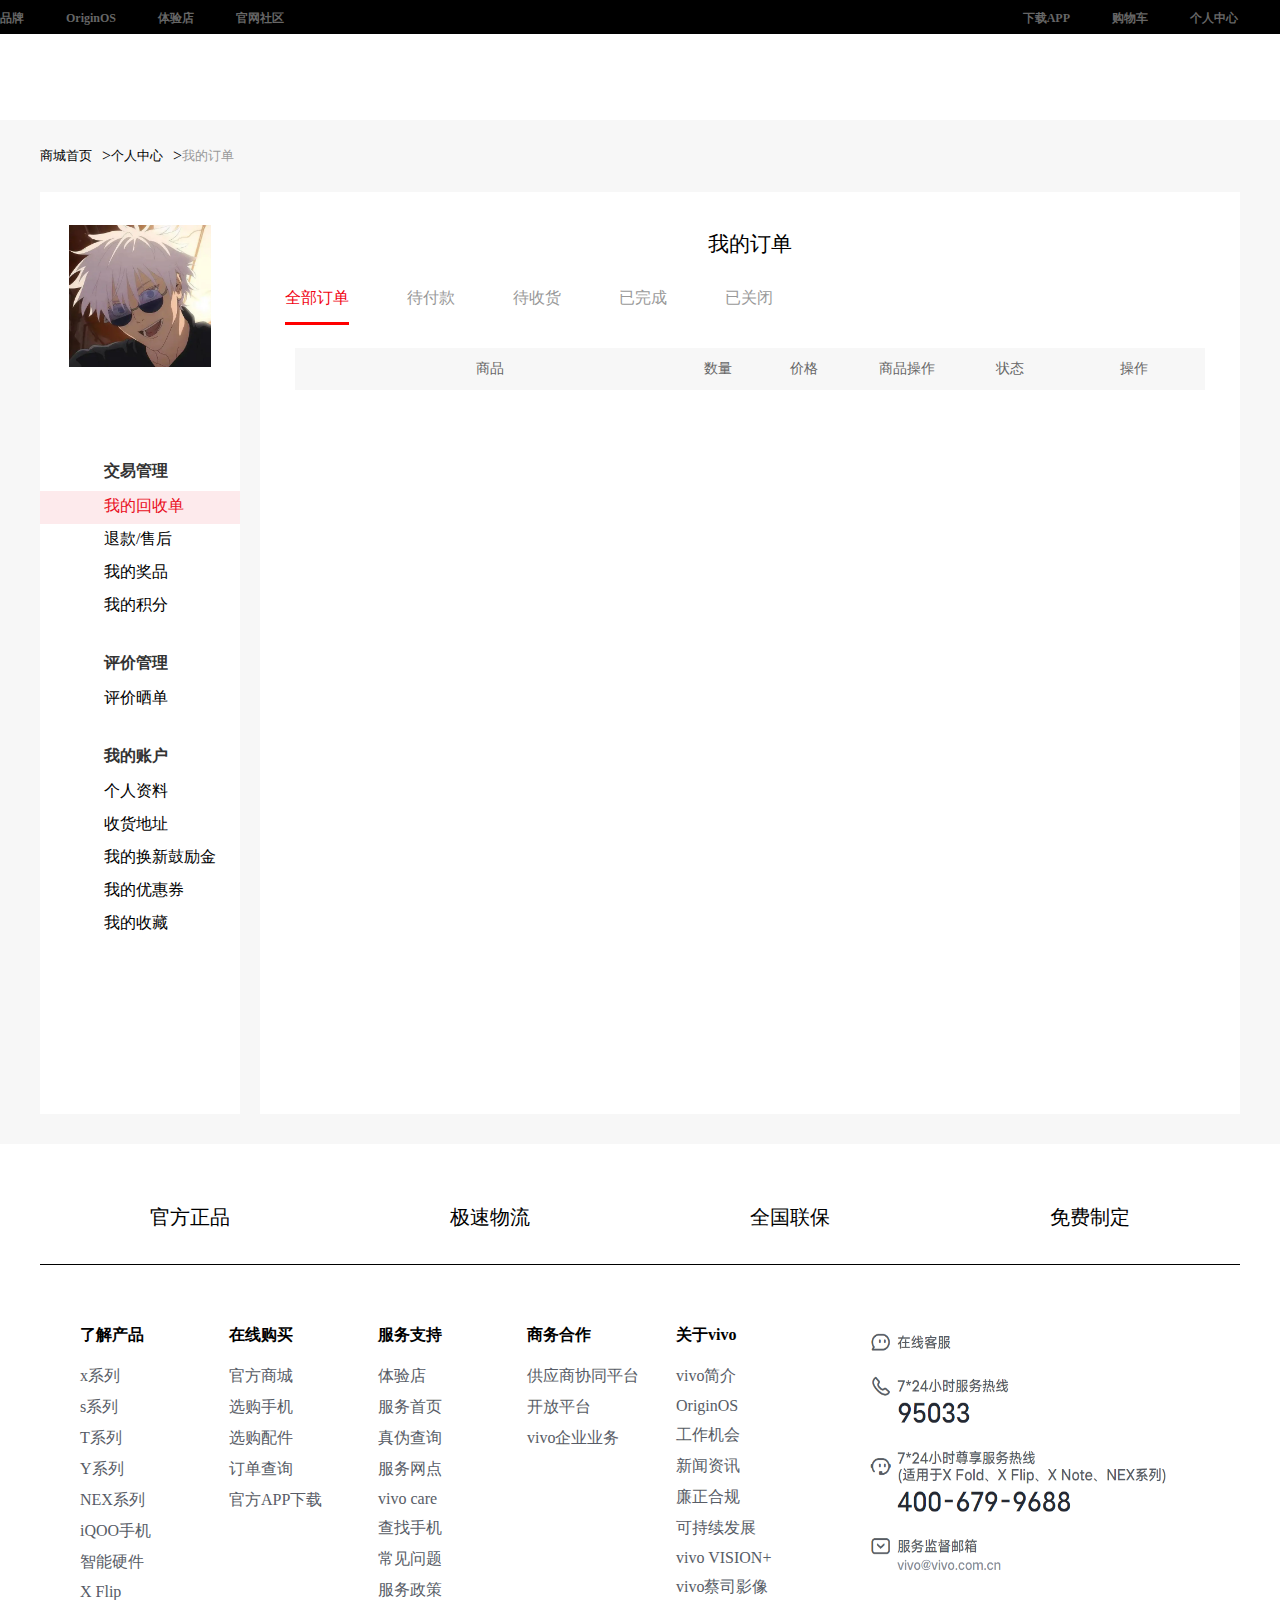
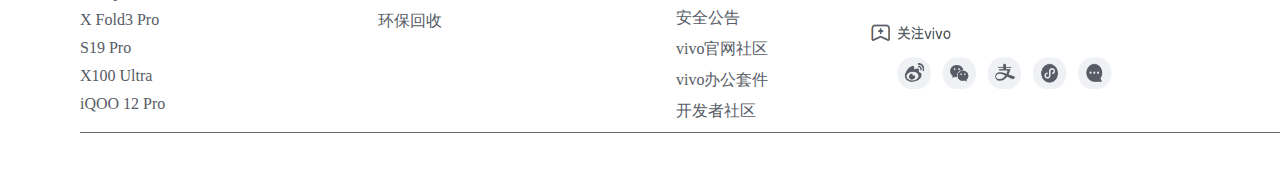
<file: person/person.html>
<!DOCTYPE html>
<html lang="en">
<head>
    <meta charset="UTF-8">
    <meta name="viewport" content="width=device-width, initial-scale=1.0">
    <title>个人中心</title>
    <link rel="stylesheet" href="./person.css">
    <link rel="stylesheet" href="../index/index.css">
    <link rel="stylesheet" href="../index/indexcss/public.css">
    <link rel="stylesheet" href="../index/indexcss/nav.css">
    <link rel="stylesheet" href="http://at.alicdn.com/t/c/font_4641721_0696ilijib3d.css">
</head>
<body>
    <div class="head-box">
        <ul class="head">
            <li><a href="">品牌</a></li>
            <li><a href="">OriginOS</a></li>
            <li><a href="">体验店</a></li>
            <li class="gw"><a href="">官网社区</a></li>
            <li>
                <a class="app" href="">下载APP</a>
                <div class="appma">
                    <img src="../images/app.png" alt="">
                     <span>扫码下载vivo官网APP</span>
                </div>
            </li>
            <li><a href="../shoppingcar/shoppingcar.html">购物车</a></li>
            <li class="head-person">
                <a href="">个人中心</a>
                <div class="person">
                    <a href="../login/login.html">登录</a>
                    <a href="../zhuce/zhuce.html">注册</a>
                </div>
            </li>
        </ul>
    </div>
    <div class="nav-container">
        <div class="nav-banner">
            <div class="nav-item-box w">
                <div class="logo">
                    <div class="iconfont icon-vivo"></div>
                </div>
                <div class="nav-item">
                    <ul>
                        
                    </ul>
                </div>
                <div class="search">
                    <img src="../images/search.png" alt="">
                </div>
            </div>
            <!-- <div class="nav-botton">
                <div class="nav-botton-left">全部x机型</div>
                <div class="nav-botton-right">对比x机型</div>
            </div> -->
        </div>
    </div> 
    <div class="person-container w">
        <div class="person-title">
            <span class="gohome">商城首页</span>>
            <span>个人中心</span>>
            <span class="myorder-title">我的订单</span>
        </div>
        <div class="person-content">
            <div class="person-left">
                <div>
                    <a href=""><img src="../imageText/touxiang.webp" alt=""></a>
                    <ul>
                        
                    </ul>
                </div>
                <dl>
                    <dt>交易管理</dt>
                    <dd class="person-select active">我的回收单</dd>
                    <dd class="person-select">退款/售后</dd>
                    <dd class="person-select">我的奖品</dd>
                    <dd class="person-select">我的积分</dd>
                    <dt>评价管理</dt>
                    <dd class="person-select">评价晒单</dd>
                    <dt>我的账户</dt>
                    <dd class="person-select">个人资料</dd>
                    <dd class="person-select">收货地址</dd>
                    <dd class="person-select">我的换新鼓励金</dd>
                    <dd class="person-select">我的优惠券</dd>
                    <dd class="person-select">我的收藏</dd>
                </dl>
            </div>
            <div class="person-right">
                <div class="person-right-title">我的订单</div>
                <div class="person-right-content">
                    <ul>
                        <li class="ul-li">
                            <span class="li-title active">全部订单</span>
                            <div class="li1-content">
                                <div class="li1-content-head">
                                    <div>商品</div>
                                    <div>数量</div>
                                    <div>价格</div>
                                    <div>商品操作</div>
                                    <div>状态</div>
                                    <div>操作</div>
                                </div>
                                <div class="li1-content-container">
                                    
                                </div>
                            </div>
                        </li>
                        <li class="ul-li"><span class="li-title">待付款</span></li>
                        <li class="ul-li"><span class="li-title">待收货</span></li>
                        <li class="ul-li"><span class="li-title">已完成</span></li>
                        <li class="ul-li"><span class="li-title">已关闭</span></li>
                    </ul>
                </div>
            </div>
        </div>
    </div>
    <div class="foot">
        <ul class="foot-head w">
            <li>官方正品</li>
            <li>极速物流</li>
            <li>全国联保</li>
            <li>免费制定</li>
        </ul>
        <div class="foot-content">
            <div class="content-item w">
                <div class="one-box">
                    <div class="one">
                        <span>了解产品</span>
                        <a href="">x系列</a>
                        <a href="">s系列</a>
                        <a href="">T系列</a>
                        <a href="">Y系列</a>
                        <a href="">NEX系列</a>
                        <a href="">iQOO手机</a>
                        <a href="">智能硬件</a>
                        <a href="">X Flip</a>
                        <a href="">X Fold3 Pro</a>
                        <a href="">S19 Pro</a>
                        <a href="">X100 Ultra</a>
                        <a href="">iQOO 12 Pro</a>
                    </div>
                    <div class="one">
                        <span>在线购买</span>
                        <a href="">官方商城</a>
                        <a href="">选购手机</a>
                        <a href="">选购配件</a>
                        <a href="">订单查询</a>
                        <a href="">官方APP下载</a>
                    </div>
                    <div class="one">
                        <span>服务支持</span>
                        <a href="">体验店</a>
                        <a href="">服务首页</a>
                        <a href="">真伪查询</a>
                        <a href="">服务网点</a>
                        <a href="">vivo care</a>
                        <a href="">查找手机</a>
                        <a href="">常见问题</a>
                        <a href="">服务政策</a>
                        <a href="">环保回收</a>
                    </div>
                    <div class="one">
                        <span>商务合作</span>
                        <a href="">供应商协同平台</a>
                        <a href="">开放平台</a>
                        <a href="">vivo企业业务</a>
                    </div>
                    <div class="one">
                        <span>关于vivo</span>
                        <a href="">vivo简介</a>
                        <a href="">OriginOS</a>
                        <a href="">工作机会</a>
                        <a href="">新闻资讯</a>
                        <a href="">廉正合规</a>
                        <a href="">可持续发展</a>
                        <a href="">vivo VISION+</a>
                        <a href="">vivo蔡司影像</a>
                        <a href="">安全公告</a>
                        <a href="">vivo官网社区</a>
                        <a href="">vivo办公套件</a>
                        <a href="">开发者社区</a>
                    </div>
                </div>
                
                <img class="footright" src="../images/footright.png" alt="">
            </div>
        </div>
    </div>


    <div class="black" style="display: none;">
        <div class="confirm">
            <img src="../images/x.png" alt="">
            <div class="confirm-text">
                <div class="confirm-title">确认删除订单</div>
                <div class="confirm-remove">订单删除后，将无法恢复，你将无法对该订单的商品申请售后服务，请谨慎操作</div>
            </div>
            <div class="button">
                <div class="yes">确定</div>
                <div class="no">取消</div>
            </div>
        </div>
    </div>

    <script src="../axios/axios.js"></script>
    <script src="./person.js"></script>
    <!-- <script src="../index/index.js"></script> -->
</body>
</html>
</file>
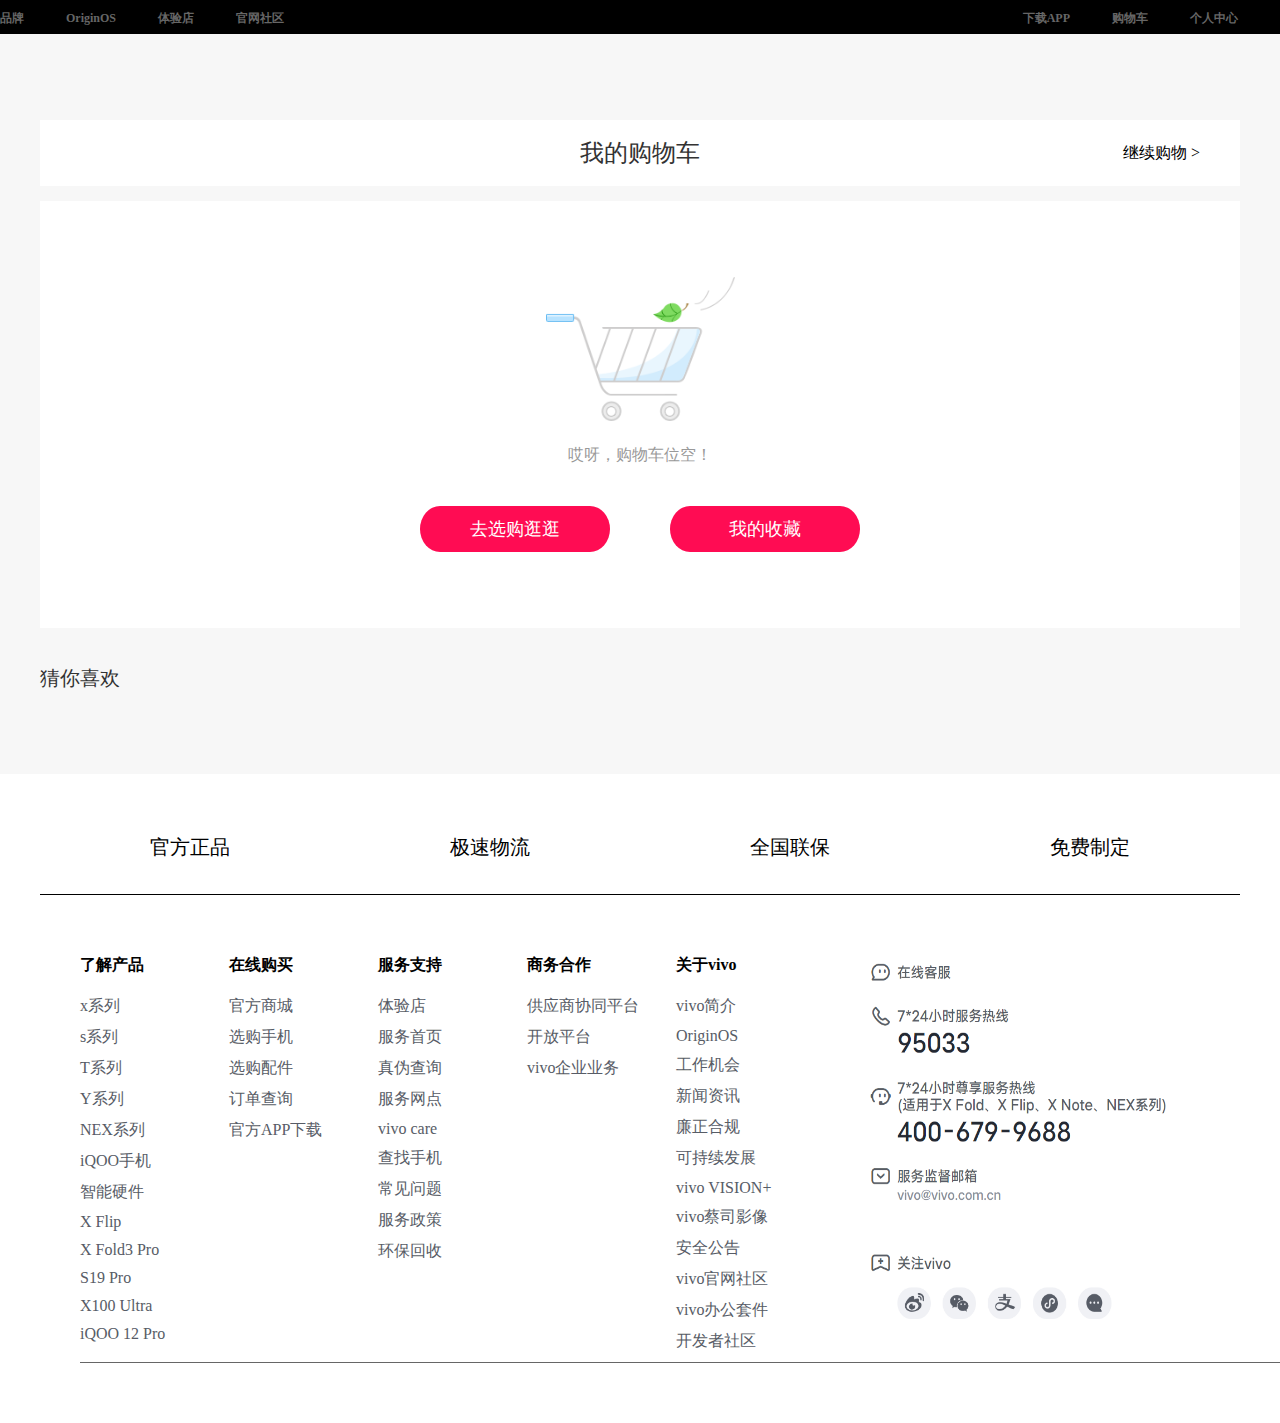
<file: shoppingcar/shoppingcar.html>
<!DOCTYPE html>
<html lang="en">
<head>
    <meta charset="UTF-8">
    <meta name="viewport" content="width=device-width, initial-scale=1.0">
    <title>vivo购物车</title>
    <link rel="stylesheet" href="../shoppingcar/shoppingcar.css">
    <link rel="stylesheet" href="../index/index.css">
    <link rel="stylesheet" href="../index/indexcss/public.css">
    <link rel="stylesheet" href="../index/indexcss/nav.css">
    <link rel="stylesheet" href="../shoppingcar/shoppingcarcss/goodscar.css">
    <link rel="stylesheet" href="http://at.alicdn.com/t/c/font_4641721_0696ilijib3d.css">
</head>
<body>
    <div class="head-box">
        <ul class="head">
            <li><a href="">品牌</a></li>
            <li><a href="">OriginOS</a></li>
            <li><a href="">体验店</a></li>
            <li class="gw"><a href="">官网社区</a></li>
            <li>
                <a class="app" href="">下载APP</a>
                <div class="appma">
                    <img src="../images/app.png" alt="">
                     <span>扫码下载vivo官网APP</span>
                </div>
            </li>
            <li><a href="../shoppingcar/shoppingcar.html">购物车</a></li>
            <li class="head-person">
                <a href="">个人中心</a>
                <div class="person">
                    <a href="../login/login.html">登录</a>
                    <a href="../zhuce/zhuce.html">注册</a>
                </div>
            </li>
        </ul>
    </div>
    <!-- 下拉菜单 -->
    <div class="nav-container">
        <div class="nav-banner" style="background-color: #F7F7F7">
            <div class="nav-item-box w">
                <div class="logo">
                    <div class="iconfont icon-vivo"></div>
                </div>
                <div class="nav-item">
                    <ul>
                        
                    </ul>
                </div>
                <div class="search">
                    <img src="../images/search.png" alt="">
                </div>
            </div>
            <!-- <div class="nav-botton">
                <div class="nav-botton-left">全部x机型</div>
                <div class="nav-botton-right">对比x机型</div>
            </div> -->
        </div>
    </div> 
    <!-- 下拉菜单结束 -->
    <!-- 空购物 -->
    <div class="car-container w kong" style="background-color: #F7F7F7;">
        <div class="car-title">
            <h4>我的购物车</h4>
            <span class="continue">继续购物 &gt;</span>
        </div>
        <div class="car-content">
            <div class="car-image">
                <img src="../imageText/kongcar.png" alt="">
                <div class="isnull"><span>哎呀，购物车位空！</span></div>
                <div class="car-button">
                    <button class="guang">去选购逛逛</button>
                    <button class="collect">我的收藏</button>
                </div>
            </div>
        </div>
    </div>

    <!-- 有商品时的购物车 -->
    <div class="car-container w nokong" style="background-color: #F7F7F7; display: none;">
        <div class="car-title">
            <h4>我的购物车</h4>
            <span class="continue">继续购物 &gt;</span>
        </div>
        <div class="table-title">
            <span class="goodsnum">共0件商品</span>
            <span class="goodsname">商品名称</span>
            <span>价格(元)</span>
            <span>数量</span>
            <span>优惠</span>
            <span>小计(元)</span>
            <span>操作</span>
        </div>
        <div class="table">
        </div>
        <!-- 结算栏 -->
            <div class="total">
            <div class="total-left">
                <div><input class="allSelect" type="checkbox" checked>全选</div>
                <span class="clearAll">删除所选商品</span>
                <span>移入收藏夹</span>
            </div>
            <div class="total-right">
                合计: <span>￥0.00</span>
                <input class="settlement" type="button" value="去结算" style="cursor: pointer;">
            </div>
            </div>
     </div>
     <div class="like-goods w">
        <div class="like-title">
            <span>猜你喜欢</span> 
        </div>
        <div class="like-content">
            <ul>
                
            </ul>
        </div>
     </div>
     <div class="foot">
        <ul class="foot-head w">
            <li>官方正品</li>
            <li>极速物流</li>
            <li>全国联保</li>
            <li>免费制定</li>
        </ul>
        <div class="foot-content">
            <div class="content-item w">
                <div class="one-box">
                    <div class="one">
                        <span>了解产品</span>
                        <a href="">x系列</a>
                        <a href="">s系列</a>
                        <a href="">T系列</a>
                        <a href="">Y系列</a>
                        <a href="">NEX系列</a>
                        <a href="">iQOO手机</a>
                        <a href="">智能硬件</a>
                        <a href="">X Flip</a>
                        <a href="">X Fold3 Pro</a>
                        <a href="">S19 Pro</a>
                        <a href="">X100 Ultra</a>
                        <a href="">iQOO 12 Pro</a>
                    </div>
                    <div class="one">
                        <span>在线购买</span>
                        <a href="">官方商城</a>
                        <a href="">选购手机</a>
                        <a href="">选购配件</a>
                        <a href="">订单查询</a>
                        <a href="">官方APP下载</a>
                    </div>
                    <div class="one">
                        <span>服务支持</span>
                        <a href="">体验店</a>
                        <a href="">服务首页</a>
                        <a href="">真伪查询</a>
                        <a href="">服务网点</a>
                        <a href="">vivo care</a>
                        <a href="">查找手机</a>
                        <a href="">常见问题</a>
                        <a href="">服务政策</a>
                        <a href="">环保回收</a>
                    </div>
                    <div class="one">
                        <span>商务合作</span>
                        <a href="">供应商协同平台</a>
                        <a href="">开放平台</a>
                        <a href="">vivo企业业务</a>
                    </div>
                    <div class="one">
                        <span>关于vivo</span>
                        <a href="">vivo简介</a>
                        <a href="">OriginOS</a>
                        <a href="">工作机会</a>
                        <a href="">新闻资讯</a>
                        <a href="">廉正合规</a>
                        <a href="">可持续发展</a>
                        <a href="">vivo VISION+</a>
                        <a href="">vivo蔡司影像</a>
                        <a href="">安全公告</a>
                        <a href="">vivo官网社区</a>
                        <a href="">vivo办公套件</a>
                        <a href="">开发者社区</a>
                    </div>
                </div>
                
                <img class="footright" src="../images/footright.png" alt="">
            </div>
        </div>
    </div>



    <script src="../axios/axios.js"></script>
    <script src="../shoppingcar/shoppingcar.js"></script>
</body>
</html>
</file>
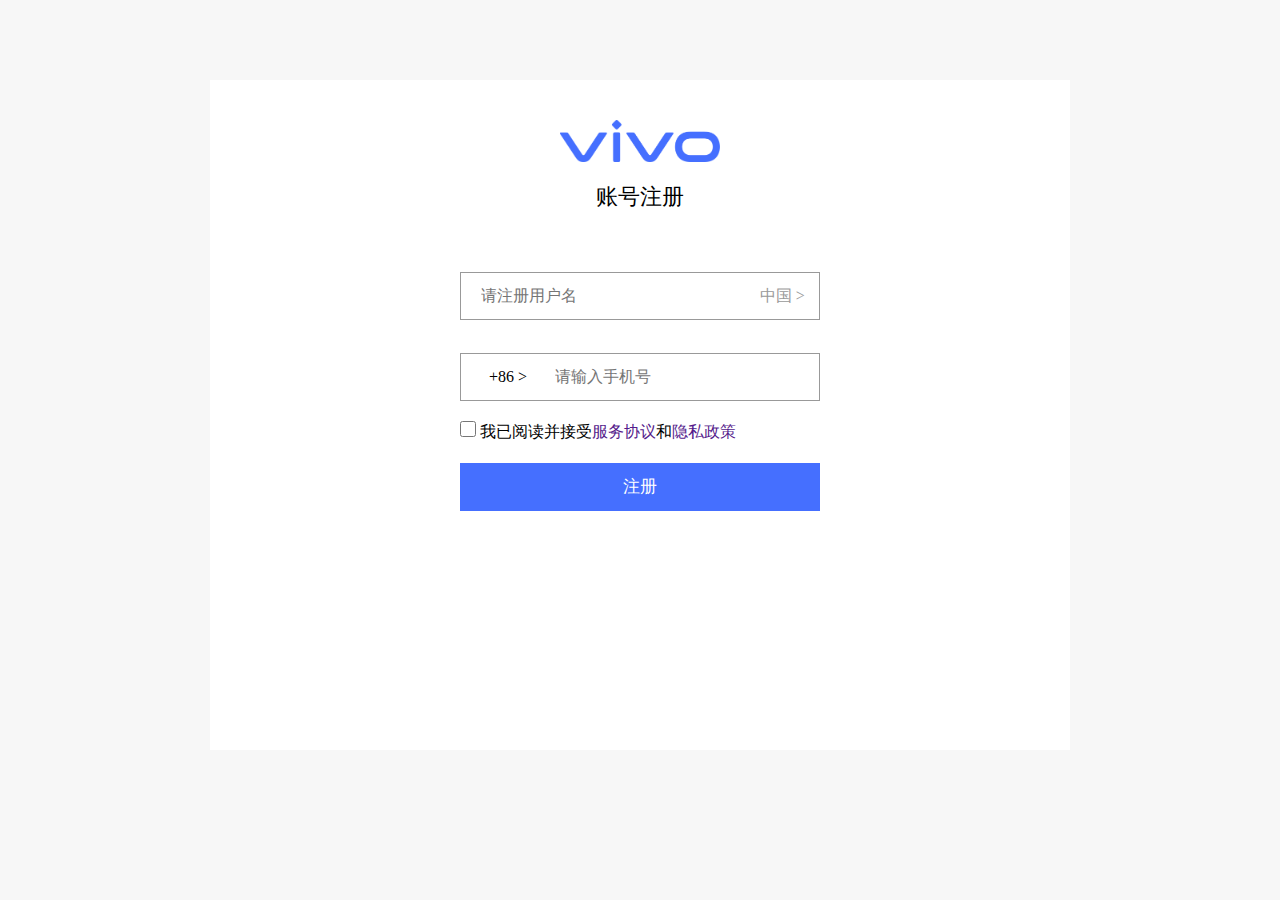
<file: zhuce/zhuce.html>
<!DOCTYPE html>
<html lang="en">
<head>
    <meta charset="UTF-8">
    <meta name="viewport" content="width=device-width, initial-scale=1.0">
    <title>vivo注册</title>
    <link rel="stylesheet" href="./zhuce.css">
    <link rel="stylesheet" href="../index/indexcss/public.css">
</head>
<body>
    <div class="zhuce">
        <img src="../imageText/vivo.png" alt="">
        <div class="zhuce-title"><span>账号注册</span></div>
        <form action="" name="zhuce">
            <div class="country">
                <input type="text" name="username" class="username" id="" placeholder="请注册用户名">
                <div class="addr guo">
                    <span>中国 ></span>
                    <div class="addoption guo">
                        <ul>
                            <li>
                                <span>中国</span>
                            </li>
                            <li>
                                <span>美国</span>
                            </li>
                            <li>
                                <span>加拿大</span>
                            </li>
                            <li>
                                <span>哈沙克斯坦</span>
                            </li>
                            <li>
                                <span>俄罗斯</span>
                            </li>
                            <li>
                                <span>埃及</span>
                            </li>
                        </ul>
                    </div>
                </div>
            </div>
            <br>
            <div class="phonenum">
                <div class="addr phone">
                    <span>+86 ></span>
                    <div class="addoption phone">
                        <ul>
                            <li>
                                <span>中国</span><span>+86</span>
                            </li>
                            <li>
                                <span>美国</span><span>+1</span>
                            </li>
                            <li>
                                <span>加拿大</span><span>+1</span>
                            </li>
                            <li>
                                <span>哈沙克斯坦</span><span>+7</span>
                            </li>
                            <li>
                                <span>俄罗斯</span><span>+7</span>
                            </li>
                            <li>
                                <span>埃及</span><span>+20</span>
                            </li>
                        </ul>
                    </div>
                </div>
                <input class="num" name="phonenumber" type="text" placeholder="请输入手机号">
           </div>
            
           <div class="xieyi">
            <input type="checkbox" class="check">
            <span>我已阅读并接受<a href="">服务协议</a>和<a href="">隐私政策</a></span>
           </div>
            <input type="submit" value="注册" class="success">
        </form>
    </div>
    <script src="zhuce.js"></script>
</body>
</html>
</file>
<file: index/index.css>
.head-box{
    position: relative;
    height: 34.48px;
    width: 100%;
    background-color: #000000;
    z-index: 1000;
}
.head-box>ul.head{
    position: absolute;
    left: 50%;
    transform: translateX(-50%);
    display: flex;
    width:1440px;
    height: 100%;
    align-items: center;
    padding: 0 80px;
}
.head-box>.head>li{   
}
.head-box>.head>li>a{
    padding-right: 42px;
    color: #666;
    font-size: 12px;
    font-weight: bold;
}
.head-box>.head>li>a:hover{
    color: white;
}
.gw{
    margin-right: auto;
}
.appma{
    position: absolute;
    background-color: white;
    width: 150px;
    height: 190px;
    top: 100%;
    transform: translateX(-35%);
    z-index: 999;
    margin-top: 10px;
    display: none;
    flex-direction: column;
    align-items: center;
    justify-content: space-evenly;
    border-radius: 10px;
}
.appma>img{
    width: 120px;
    height: 120px;
}
.app:hover+.appma{
    display: flex;
}
.person{
    position: absolute;
    top: 100%;
    transform: translateX(-35%);
    width: 180px;
    height: 100px;
    z-index: 999;
    display: none;
    flex-direction: column;
}
.person>a:nth-child(1){
    display: block;
    height: 50%;
    width: 100%;
    background-color: white;
    text-align: center;
    line-height: 50px;
    border-top-left-radius: 10px;
    border-top-right-radius: 10px;
    border-bottom: 1px solid black;
    color: #333;
    margin-top: 5px;
}
.person>a:nth-child(2){
    display: block;
    height: 50%;
    width: 100%;
    background-color: white;
    text-align: center;
    line-height: 50px;
    border-bottom-left-radius: 10px;
    border-bottom-right-radius: 10px;
    border-bottom: 1px solid black;
    color: #333;

}
.person>a:nth-child(1):hover{
    box-shadow: 0px 0px 15px -5px #333;
    color: blue;
}
.person>a:nth-child(2):hover{
    box-shadow: 0px 15px 15px -5px #333;
    color: blue;
}
.head-person{
    height: 100%;
    line-height: 34.48px;
}
.head-person:hover>.person{
    display: flex;
}

.areas{
    width: 1200px;
    height: 240px;
    position: absolute;
    top: 700px;
    left: 50%;
    transform: translateX(-50%);
    display: flex;
    justify-content: space-between;
    /* background-color: red; */
}
.areas img{
    width: 394px;
    height: 190px;
    cursor: pointer;
}
.areas img:hover{
    box-shadow: 10px 10px 20px -15px #666;
}
.content-box{
   position: absolute;
   background-color: #F7F7F7;
   top: 940px;
   width: 100%;
}
/* 脚步样式 */
.foot{
    width: 100%;
    background-color: white;
    margin-top: 30px;
}
.foot-head{
    padding-top: 30px;
    width: 1200px;
    display: grid;
    grid-auto-flow: row;
    grid-template-columns: repeat(4,1fr);
    border-bottom: 1px solid black;
}
.foot-head>li{
    height: 90px;
    text-align: center;
    font-size: 20px;
    font-weight: 400;
}
.foot-head>li::before{
    content: '';
    display: inline-block;
    height: 100% ;
    vertical-align: middle;
}
.foot-content{
    width: 100%;
    padding: 60px 80px;
}
.content-item{
    width: 1200px;
    display: flex;
    border-bottom: 1px solid #666;
}
.one-box{
    display: flex;
    flex-direction: row;
}
.one{
    width: 149px;
    display: flex;
    flex-direction: column;
}
.one>span{
    font-size: 16px;
    font-weight: bold;
    margin-bottom: 20px;
}
.one>a{
    font-size: 16px;
    color: #575C66;
    margin-bottom: 10px;
}
.one:nth-child(5){
    margin-right: auto;
}
.footright{
    width: 30%;
}
</file>
<file: index/indexcss/public.css>
*{
    margin: 0;
    padding: 0;
    box-sizing: border-box;
}
ul{
    list-style: none;
}
a{
    text-decoration: none;
}
.w{
    margin: 0 auto;
}
body{
    background-color: #F7F7F7;
}
</file>
<file: index/indexcss/banner2.css>
.banner-box{
    position: relative;
    width: 100%;
    height: 522px;
    background-color: white;
}
.banner-containt{
    position: absolute;
    left: 50%;
    transform: translateX(-50%);
    width: 2560px;
    height: 522px;
    /* background-color: red; */
    background-image:
    url('../../bannerimage/banner001.jpg'),
    url('../../bannerimage/banner002.jpg'),
    url('../../bannerimage/banner003.jpg'),
    url('../../bannerimage/banner004.jpg'),
    url('../../bannerimage/banner005.jpg');
    background-size: 100%;
    background-repeat: no-repeat;
    animation:banner 20s infinite alternate;
}
.banner-containt:hover{
    animation-play-state: paused;
}
@keyframes banner{
    0% {
       background-image: url('../../bannerimage/banner001.jpg'); 
    }
    25%{
        background-image: url('../../bannerimage/banner002.jpg');
    }
    50%{
        background-image: url('../../bannerimage/banner003.jpg');
    }
    75%{
        background-image: url('../../bannerimage/banner004.jpg');
    }
    100%{
        background-image: url('../../bannerimage/banner005.jpg');
    }
    
}
.point-container{
    position: absolute;
    left: 50%;
    transform: translateX(-50%);
    bottom: 20px;
    display: flex;
}
.point{
    width: 42px;
    height: 10px;
    margin-right: 10px;
    background-color: white;
    cursor: pointer;
}
.banner-left{
    position: absolute;
    width: 200px;
    height: 480px;
    /* background-color: red; */
    right: 70%;
    top: 20px;
}
.banner-left>ul{
    height: 100%;
    width: 100%;
    display: grid;
    grid-auto-flow: row;
    grid-template-rows: repeat(8,1fr);
    background-color: rgba(255,255,255,0.5);
}
.banner-left>ul>li{
    /* border: 1px solid red; */
    display: flex;
    align-items: center;
    justify-content: space-between;
    padding: 0 20px 0 40px;
    color: #333;
    font-size: 14px;
    cursor: pointer;
}
.banner-left>ul>li:hover{
    background-color: white;
}
.banner-left>ul>li:hover>.banner-item-sub{
    display: flex;
}
.banner-item-sub{
    position: absolute;
    display: none;
    flex-direction: column;
    top: 0;
    left: 100%;
    background-color: white;
    width: 700px;
    height: 100%;
    /* margin-left: 10px; */
}
.sub-top{
   display: flex;
   flex-direction: column;
}
.sub-top>div{
    display: flex;
    justify-content: space-between;
    align-items: center;
    padding: 10px 20px;
    /* background-color: red; */
}
.sub-top>div>h5{
    font-size: 20px;
}
.sub-top>div>span{
    font-size: 12px;
    color: #666;
}
.sub-top>ul{
    display: grid;
    grid-auto-flow: row;
    grid-auto-columns: 150px;
    grid-template-columns: repeat(4,1fr);
    padding: 0 20px;
    column-gap: 10px;
    /* background-color: pink; */
    border-bottom: 1px solid #999;
}
.sub-top>ul>li>div{
    display: flex;
    justify-content: space-between;
    padding: 5px 15px;
    align-items: center;
    background-color: #EEF3F8;
    border-radius: 6px;
    font-size: 16px;
    color: #666;
    margin: 10px 0;
}
.sub-top>ul>li>div>img{
    height: 40px;
    width: 40px;
}
.sub-buttom{
    width: 100%;
    height: 100%;
    /* background-color: pink; */
}
.sub-buttom>ul{
    width: 100%;
    height: 100%;
   display: grid;
   padding: 40px 20px 0 20px;
   /* background-color: green; */
   grid-template-columns: repeat(3,1fr);
   grid-template-rows: repeat(3,1fr);
   grid-auto-flow: row;
}
.sub-buttom>ul>li{
   display: flex;
   justify-content: space-evenly;
   align-items: center;
   
}
.sub-buttom>ul>li>img{
    height: 50px;
    width: 50px;
}
</file>
<file: index/indexcss/nav.css>
/* nav样式 */
.nav-container{
    position: relative;
    height: 86px;
}
.nav-banner{
    position: absolute;
    left: 0;
    top: 0;
    width: 100%;
    height: 100%;
    transition: all 0.5s;
    overflow: hidden;
    background-color: white;
}
.nav-item-box{
    width: 1440px;
    display: flex;
    justify-content: space-between;
    align-items: center;
}
.logo{
    height: 100%;
    width: 105px;
    line-height: 86px;
}
.iconfont.icon-vivo{
    font-size: 25px;
    cursor: pointer;
}
.iconfont.icon-vivo:hover{
    color: blue;
}
.search{
    height: 28px;
    width: 28px;
}
.search>img{
    width: 100%;
    height: 100%;

}
.nav-item>ul{
    height: 100%;
    display: flex;
}
.nav-item>ul>li{
    padding: 0 21px;
    cursor: pointer;
}
.nav-item>ul>li>span{
    height: 86px;
    line-height: 86px;
}
.nav-item>ul>li:hover{
    color: blue;
}
.nav-banner:has(li.pouple:hover){
    height: 450px;
    box-shadow: 0 20px 15px -22px black;
}
/* .nav-banner:has(li.pouple:hover) .nav-botton{
   display: flex;
} */
.nav-item>ul>li.pouple>div.pouple-item{
    position: absolute;
    width: 1440px;
    height: 250px;
    top: 86px;
    left: 50%;
    transform: translateX(-50%);
    transition: all 0.5s;
    z-index: 1;
    overflow: hidden;
    background-color: white;
}
.nav-item>ul>li.pouple:hover>div.pouple-item{
    transition: all 0s;
    z-index: 1000; 
}
.warp{
    height: 100%;
    display: flex;
}
.warp>li{
    width: 240px;
    height: 100%;
    flex-shrink: 0;
}
.warp>li>a{
    display: flex;
    height: 100%;
    width: 100%;
    flex-direction: column;
    justify-content: space-evenly;
    align-items: center;
}
.warp>li>a>div{
    width: 190px;
    height: 190px;
    background-color: #d5cfcf;
    border-radius: 10px;
    position: relative;
}
.warp>li>a>div>img{
    width: 140px;
    height: 160px;
    position: absolute;
    top: 0;
    left: 0;
    right: 0;
    bottom: 0;
    margin: auto;
    transition: all 0.5s;
}
.warp>li>a>div:hover>.img1{transform: translateX(-20px);}
.warp>li>a>div:hover>.img3{transform: translateX(20px);}
.nav-left{
    position: absolute;
    width: 40px;
    height: 40px;
    border-radius: 5px;
    top: 50%;
    transform: translateY(-50%);
    left: 20px;
}
.nav-left:hover{
    background-color: #999;
}
.nav-left>img{
    width: 100%;
    height: 100%;
}
.nav-right{
    position: absolute;
    width: 40px;
    height: 40px;
    border-radius: 5px;
    top: 50%;
    transform: translateY(-50%);
    right: 20px;
}
.nav-right:hover{
    background-color: #999;
}
.nav-right>img{
    width: 100%;
    height: 100%;
}
/* .nav-botton{
    position: absolute;
    bottom: 10px;
    left: 50%;
    transform: translateX(-50%);
    width: 300px;
    height: 60px;
    column-gap: 10px;
    display: none;
}
.nav-botton>div.nav-botton-left{
    background-color: #eee;
    flex-grow: 1;
    line-height: 60px;
    text-align: center;
    border-bottom-left-radius: 60px;
    border-top-left-radius: 60px;
}
.nav-botton>div.nav-botton-right{
    background-color: #eee;
    flex-grow: 1;
    line-height: 60px;
    text-align: center;
    border-bottom-right-radius: 60px;
    border-top-right-radius: 60px;
} */
</file>
<file: index/indexcss/content.css>
.content-box{
    width: 100%;
}
.content-includebutton{
    position: relative;
    width: 1440px;
}
.content{
    width: 1200px;
}
.seconds{
    width: 100%;
    display: flex;
    flex-direction: column;
}
.seconds-title{
    height: 26px;
    width: 100%;
    color: #999;
    font-size: 100%;
    display: flex;
    align-items: center;
    margin-bottom: 31px;

}
.seconds-title>img{
    width: 79.38px;
    height: 26px;
    padding-right: 10px;
}
.seconds-title>div.djs span{
    display: inline-block;
    background-color: red;
    padding: 4px;
    color: white;
    border-radius: 5px;
    margin: 0 5px;
}
.seconds-title>div.djs{
    margin-right: auto;
}
.seconds-title>.morecount>a{
    color: #666;
    font-size: 14px;
}
.seconds-content{
    position: relative;
    height: 380px;
    width: 1200px;
    overflow: hidden;
}
.seconds-content>ul{
    position: absolute;
    left: 0;
    top: 0;
    height: 100%;
    display: flex;
    gap: 7px;
}
.seconds-content>ul>li{
    width: 293px;
    height: 95%;
    display: flex;
    flex-direction: column;
    align-items: center;
    justify-content: space-evenly;
    background-color: white;
    cursor: pointer;
   
}
.seconds-content>ul>li:hover{
    box-shadow: 10px 10px 18px -13px #666;
}
.seconds-content>ul>li>img{
    width: 172px;
    height: 172px;
}
.seconds-content>ul>li>.goodsname{
    font-size: 18px;
    font-weight: 400;
}
.price{
    font-size: 25px;
    color: #f51919;
    margin-right: 5px;
}
.price>i{
    font-size: 16px;
}
.oldprice{
    color: #999;
    text-decoration: line-through;
}
.content-left{
    position: absolute;
    width: 33.33px;
    height: 33.33px;
    left: 20px;
    top: 230px;
    cursor: pointer;

}
.content-right{
    position: absolute;
    width: 33.33px;
    height: 33.33px;
    right: 20px;
    top: 230px;
    cursor: pointer;
}
</file>
<file: index/indexcss/hotgoods.css>
.hotgoods{
    display: flex;
    flex-direction: column;
}
.hotgoods-title{
    text-align: center;
    padding: 38px 0 25px;
    color: #333;
    font-size: 24px;
}
.hotgoods-content{
    height: 511px;
    width: 100%;
    margin-bottom: 10px;
}
.hotgoods-content>ul{
    height: 100%;
    width: 100%;
    display: flex;
    justify-content: space-between;

}
.hotgoods-content>ul>li{
    width: 394px;
    height: 100%;
    background-color: white;
    display: flex;
    flex-direction: column;
    align-items: center;
    justify-content: space-evenly;
    cursor: pointer;;
}
.hotgoods-content>ul>li:hover{
    box-shadow: 10px 10px 18px -10px #333;
}
.hotgoods-content>ul>li>img{
    height: 230px;
    width: 230px;
}
.hotgoods-content>ul>li>div{
    text-align: center;
}
.hotgoods-content>ul>li h5{
    font-size: 20px;
    margin-bottom: 8px;
}
.hotgoods-content>ul>li p{
    font-size: 14px;
}
.hotgoods-content>ul>li>span{
    font-size: 18px;
    color: #f51919;
}
</file>
<file: index/indexcss/art.css>
.art-content{
    height: 780px;
    width: 100%;
    margin-bottom: 10px;
}
.art-content>ul.art-item{
    width: 100%;
    height: 100%;
    display: grid;
    grid-auto-flow: row;
    grid-template-columns: repeat(4,1fr);
    grid-template-rows: repeat(2,1fr);
    gap: 10px;
}

.art-content>ul.art-item>li:nth-child(1){grid-area: a;}
.art-content>ul.art-item>li:nth-child(2){grid-area: b;}
.art-content>ul.art-item>li:nth-child(3){grid-area: c;}
.art-content>ul.art-item>li:nth-child(4){grid-area: d;}
.art-content>ul.art-item>li:nth-child(5){grid-area: e;}
.art-content>ul.art-item>li:nth-child(6){grid-area: f;}
.art-content>ul.art-item>li:nth-child(7){grid-area: g;}
.art-content>ul.art-item>li:nth-child(8){grid-area: h;}
.art-content>ul.art-item>li>a{
    display: flex;
    height: 100%;
    width: 100%;
    flex-direction: column;
    align-items: center;
    justify-content: space-evenly;
    background-color: white;
    
}
.art-content>ul.art-item>li>a:hover{
    box-shadow: 10px 10px 18px -10px #666;
}
.art-content>ul.art-item>li>a>div{
    text-align: center;
    color: #333;
}
.art-content>ul.art-item>li h5{
    font-size: 20px;
    margin-bottom: 8px;
    color: #333;
}
.art-content>ul.art-item>li p{
    font-size: 14px;
    color: #333;
}
.art-content>ul.art-item>li>a>span{
    font-size: 18px;
    color: #f51919;
}
.art-image{
    width: 172px;
    height: 172px;
}
.art-avatar{
    width: 595px;
    height: 380px;
}
.art-title{
    position: relative;
    padding: 38px 0 25px;
    text-align: center;
}
.art-title>span{
    font-size: 24px;
    
}
.art-title>a{
    position: absolute;
    right: 0;
    top: 50%;
    font-size: 14px;
    color: #333;
}
.art-title>a>span{
    margin-left: 10px;
}
.art-title>a>span:hover{
   color: red;
}


.art-phone{
    grid-template-areas: "a a b c"
                         "d e f g";
}
.art-pj{
    grid-template-areas: "a b c d"
                         "e f g h";
}
</file>
<file: detail/detail.css>
.detail-content{
    top: 86px;
    width: 100%;
    border-bottom: 1px solid #999;
}
.detail-content-middle{
    width: 1200px;
}
.detail-content-head{
    height: 72px;
    width: 100%;
    display: flex;
    align-items: center;
}
.detail-small-title{
    display: flex;
    align-items: center;
}
.detail-small-title>a{
    display: block;
    padding: 15px;
    height: 100%;
    text-decoration: none;
    color: #333;
    font-size: 13px;
}
.detail-small-title>span{
    color: #999;
    font-size: 11px;
    padding-left: 15px;
}
.detail-content-center{
    width: 100%;
    display: flex;
    justify-content: space-between;
}
.detail-left{
    width: 515px;
    height: 100%;
    display: flex;
    flex-direction: column;
    position: sticky;
    top: 0;
}
.detail-left>.bigimage>img{
    height: 515px;
    width: 100%;
}
.detail-small-image{
    width: 100%;
    height: 87px;
    margin: 50px 0 15px;
    position: relative;
    display: flex;
    justify-content: center;
}
.small-ul-box{
    width: 340px;
    height: 100%;
    overflow: hidden;
}
.small-ul-box>ul{
    display: flex;
    align-items: center;

}
.small-ul-box>ul>li{
    width: 85px;
    height: 85px;
}
.detail-small-image>img{
    width: 39.33px;
    height: 39.33px;
    
}
.small-left{
    position: absolute;
    left: 20px;
    top: 50%;
    transform: translateY(-50%);
    cursor: pointer;

}
.small-right{
    position: absolute;
    right: 20px;
    top: 50%;
    transform: translateY(-50%);
    cursor: pointer;
}
.small-ul-box>ul>li>img{
    height: 100%;
    cursor: pointer;
}
.collect{
  padding: 50px 0;
  margin: 10px 0 20px;
  text-align: center;
  color: #666;
  font-size: 13px;
}





.detail-right{
    width: 510px;
    display: flex;
    flex-direction: column;
}
.detail-right-title{
    padding: 10px 0 30px;
    border-bottom: 1px solid #999;
}
.detail-right-title>h1{
   font-size: 34px;
   font-weight: 400;
}
.detail-right-title>span{
    font-size: 14px;
    color: #333;
}
.detail-right-price{
    display: flex;
    width: 100%;
    margin: 36px 0 15px;
    border-bottom: 1px solid #999;
}
.price-one{
    width: 50%;
    height: 100%;
    display: flex;
    flex-direction: column;
    align-items: flex-start;
    justify-content: center;
    border-right: 1px solid #999;
}
.price-one>h3{
    font-size: 40px;
    color: #f51200;;
}
.price-one>h3>span{
    font-size: 27px;
    margin-right: 10px;
}
.price-one>span{
    font-size: 20px;
    color: #d7d7d7;

}


.price-two{
    width: 50%;
   display: flex;
   flex-direction: column;
   padding-left: 20px;
   justify-content: center;
}
.price-two .small-zen{
    width: 35px;
    height: 35px;
}
.price-two .small-zen>img{
    height: 100%;
    width: 100%;
}
.price-two>.zen-box{
    display: flex;
    align-items: center;
}
.zen-box>span{
    background-color: red;
    display: inline-block;
    padding: 3px;
    margin-right: 5px;
}
.jf{
    background-color: red;
    display: inline-block;
    padding: 3px;
    margin-right: 5px;
}
</file>
<file: detail/detailcss/detail-right.css>
.xing{
    width: 100%;

}
.xing-title{
    width: 100%;
    padding: 20px 0 0;
    margin: 0 0 20px;
}
.xing-title>span{
    font-size: 19px;
    color: #333;
}
.xing-content{
    width: 100%;
    height: 144px;
    display: grid;
    grid-template-columns: 1fr 1fr;
    grid-template-rows: 1fr 1fr;
    grid-auto-flow: row;
    gap: 15px;
    margin-bottom: 20px;
}
.xing-content>div{
    border: 1px solid #999;
    font-size: 16px;
    color: #777;
    border-radius: 6px;
    display: flex;
    cursor: pointer;
}
.xing-content>div>span{
    margin: auto;
}
.xing-content>div:hover{
    color: red;
}
.xing-content>div.xing-item.active{
    border-color: red;
    color: red;
}
/* 选择套餐 */
.xing-content-tc{
    width: 100%;
    display: grid;
    grid-template-columns: 1fr 1fr 1fr;
    grid-auto-flow: row;
    grid-auto-rows: 90px;
    gap: 15px;
    margin-bottom: 20px;
}
.xing-content-tc>div{
    height: 100%;
    width: 100%;
    border: 1px solid #999;
    display: flex;
    align-items: center;
    justify-content: center;
    cursor: pointer;
    border-radius: 6px;
    color: #777;
    font-size: 19px;
}
.xing-content-tc>div:hover{
    color: red;
}
.xing-content-tc>div.xing-item.active{
    border-color: red;
    color: red;
}

.check-box{
    color: #777;
    font-size: 16px;
    display: flex;
    align-items: center;
    margin-bottom: 30px;
}
.check{
    width: 20px;
    height: 20px;
    margin-right: 10px;
}

.number{
    width: 100%;
    height: 141px;
    display: flex;
    flex-direction: column;
}
.jsq{
    display: grid;
    width: 180px;
    height: 55px;
    grid-template-columns: repeat(3,1fr);
    border: 1px solid #999;
    border-radius: 5px;
    /* margin-top: 10px; */
}
.jsq>.num{
   display: flex;
   justify-content: center;
   align-items: center;
    border-left: 1px solid #999;
    border-right: 1px solid #999;
}
.jsq>button{
    background-color: transparent;
    border: none;
    cursor: pointer;
}
.pay-container{

    width: 100%;
    height: 136px;
    padding: 58px 0 86px;
    margin: 58px 0 86px;
}
.pay-price{
    color: #f51200;
    font-size: 25px;
    padding-right:20px;
    border-right: 1px solid #999;
}
.pay-text{
    color: #666;
    font-size: 16px;
    margin-left: 20px;  
    line-height: 30px;
}
.pay-container>.pay-button button{
    width: 170px;
    height: 56px;
    border-radius: 60px;
    margin-top: 20px;
    border: none;
    cursor: pointer;
}
.pay-button{
    display: flex;
}
.pay-button>button>a{
    display: block;
    height: 100%;
    width: 100%;
}
.car{
    background-color: #444;
    color: white;
    font-size: 18px;
    font-weight: bold;
    margin-right: 15px;
}
.payfor{
    color: white;
    font-size: 18px;
    font-weight: bold;
    background-color: #ff0c53;
}
</file>
<file: detail/detailcss/detail-foot.css>
.detail-foot{
    height: 100%;
    width: 100%;

}
.detail-foot-headbox{
    width: 100%;
    height: 100%;
    

}
.detail-foot-head{
    width: 100%;
    height: 80px;
    position: sticky;
    top: 0;
    box-shadow: 10px 10px 13px -10px #999;
    background-color: white;
}
.detail-foot-head>ul{
    width:1200px;
    height: 100%;
    display: flex;
    
    
}
.detail-foot-head>ul>li{
    cursor: pointer;
    margin-right: 65px;
}
.detail-foot-head>ul>li>span{
    line-height: 80px;
    color: #3a3a3a;
    font-size: 17px;
}
.foot-li.active{
    border-bottom: 2px solid black;
}
.foot-content2{
    display: none;
    width: 100%;
    flex-direction: column;
    justify-content: center;
    align-items: center;
}
.foot-content2.active{
    display: flex;
}
.foot-content2>.img-title{
    width: 1200px;
    height: 104px;
    display: flex;
    align-items: center;
    justify-content: space-between;
}
.foot-content2>.img-title>.one{
    font-size: 40px;
    font-weight: bold;
    white-space: nowrap;
    
}
.foot-content2>.img-title>.two{
    font-size: 16px;
    color: #999;
}
.foot-content2>img{
    width: 1920px;
}
</file>
<file: login/login.css>
.login-container{
    width: 1200px;
    height: 780px;
    position: relative;
}
.login-container>img{
    height: 100%;
    width: 100%;
}
.login-content{
    position: absolute;
    width: 420px;
    height: 549.33px;
    background-color: white;
    right: 0;
    top: 50%;
    transform: translateY(-50%);
    padding: 30px 30px 20px 30px;
    box-shadow: 0 0 18px -15px #333;
}
.login{
    width: 100%;
    height: 100%;
    /* background-color: red; */
}
.login-title{
    width: 100%;
    display: flex;
    position: relative;
    margin-top: 40px;
}
.login-title>span{
    width: 50%;
    font-size: 20px;
    text-align: center;
    color: #999;
    cursor: pointer;
}
form.edit{
    display: flex;
    flex-direction: column;
}
.bottonline{
    background-color: blue;
    width: 42px;
    height: 3px;
    position: absolute;
    bottom: -3px;
    left: 25%;
    transform: translateX(-50%);
    transition: all 0.5s;
}
/* .login-title>span:hover+.bottonline{
     left: 75%;
} */
.login-title>span.active{
    color: black;
}
.edit{
    width: 100%;
    margin-top: 10px;
}
.phonenum{
    position: relative;
    width: 100%;
    display: flex;
    border: 1px solid #999;
}
/* 选项卡样式 */
.addr{
    width: 74px;
    height: 48px;
    text-align: center;
    
    background-color: white;
    cursor: pointer;
}
.addr>span{
    line-height: 48px;
}
/* 需要js获取地址电话号码 */
.addoption{
    position: absolute;
    width: 360px;
    height: 200px;
    top: 100%;
    left: 0;
    background-color: white;
    z-index: 999;
    overflow: scroll;
    display: none;
}
.addoption>ul{
    display: flex;
    flex-direction: column;
    /* width: 100%;
    height: 100%; */
}
.addoption>ul>li{
    width: 100%;
    height: 50px;
    border: 1px solid #999;
    flex-shrink: 0;
    font-size: 14px;
    width: 100%;
    display: flex;
    align-items: center;
    padding: 0 10px;
    cursor: pointer;
}

.addoption>ul>li>span:nth-child(1){
    margin-right: auto;
}
.num{
    flex-grow: 1;
    border: none;
    outline: none;
    padding-right: 20px;
    font-size: 16px;   
}
.prompt{
    font-size: 14px;
    color: red;
    margin-top: 10px;
    display: none;
}
.prompt-two{
    font-size: 14px;
    color: red;
    margin-top: 10px;
    display: none;
}
.getyan{
    display: flex;
    width: 100%;
    height: 100%;
    border: 1px solid #999;
    justify-content: flex-end;
    margin-top: 10px;
    background-color: white;
    padding: 0 10px;
}
.yan{
    
    width: 220px;
    height: 48px;
    font-size: 16px;
    padding-left: 10px;
    flex-grow: 1;
    border: none;
    outline: none;
}
.yan-text{
    position: relative;
    color:#456fff;
    cursor: pointer;
    width: 95px;
    height: 48px;
    font-size: 15px;
    line-height: 48px;
    text-align: center;
}
.yan-text::after{
    position: absolute;
    content: '';
    display: inline-block;
    left: 0px;
    top: 50%;
    transform: translateY(-50%);
    height: 30px;
    width: 1px;
    background-color: #333;
}
.check{
    width: 100%;
    display: flex;
    margin-top: 33px;
}
.check>input{
    width: 18px;
    height: 18px;
    margin-right: 10px;
}
.check>span.check-one{
    margin-right: auto;
}
[type=button]{
    width: 100%;
    height: 48px;
    margin-top: 20px;
    border: none;
    cursor: pointer;
}
[type=submit]{
    width: 100%;
    height: 48px;
    margin-top: 20px;
    border: none;
    cursor: pointer;
}
.login-button{
    font-size: 17px;
    font-weight: bold;
    color: white;
    background-color: #456fff;
}
.zhuce-button{
    font-size: 17px;
    font-weight: bold;
    color: #456fff;
}
.login-foot{
    margin-top: 56px;
    width: 100%;
    height: 61.667px;
    display: flex;
    flex-direction: column;
}
.small-text{
    width: 100%;
    display: flex;
    align-items: center;
    font-size: 13px;
    color: #999;
}
.small-text>div{
    flex-grow: 1;
}
.line{
    height: 1px;
    background-color: #999;
}
.icon{
    width: 100%;
    margin-top: 10px;
    display: flex;
    align-items: center;
    justify-content: space-evenly;
}
.icon>div{
    font-size: 20px;
    cursor: pointer;
}
.icon>div:hover{
    color: #456fff;
}
</file>
<file: order/order.css>
body{
    position: relative;
}
.back{
    cursor: pointer;
}
.order-container{
    width: 1200px;
}
.order-title{
    width: 100%;
    height: 66px;
    margin-bottom: 15px;
    text-align: center;
    line-height: 66px;
    background-color: white;
}
.order-title>span{
   font-size: 20px;
   color: #333;
   font-weight: 400;
}
.order-addr{
    width: 100%;
    background-color: white;
    padding: 35px;
    display: flex;
    flex-direction: column;
    overflow: auto;
    margin-bottom: 15px;
    cursor: pointer;
}
.person-text{
    width: 100px;
    text-align: left;
    padding: 0 4px;
    font-size: 20px;
    color: #333;
    white-space: nowrap;
}
.person-info{
    width: 100%;
    height: 176px;
    display: flex;
   
}
.person-addr{
    height: 155px;
    width: 269px;
    border: 2px solid #999;
    margin: 0 15px 20px 0;
    display: flex;
    flex-direction: column;
    align-items: center;
    justify-content: center;
    flex-shrink: 0;
}
.t-add>div{
    font-size: 14px;
}
.person-addr>.t-add{
    background-color: #eee;
    color: white;
    font-size:20px ;
    font-weight: bold;
    border-radius: 50%;
    width: 32px;
    height: 32px;
    line-height: 32px;
    text-align: center;
    margin-bottom: 10px;
}
.order-list{
    width: 100%;
    background-color: white;
}
.order-list-title{
    width: 100%;
    padding: 35px;
    display: flex;
    justify-content: space-between;
}
.order-list-title>span{
    font-size: 20px;
    color: #333;
}
.order-list-title>span:last-child{
    font-size: 12px;
}
.order-list-title>span:nth-child(2):hover{
    color: red;
}
.table-name{
    width: 100%;
    height:65px;
    display: flex;
    padding: 0 35px;
    font-size: 13px;
    font-weight: bold;
    border-bottom: 1px solid #eee;
    border-top: 1px solid #eee;
}
.table-name>div{
    flex-grow: 1;
    line-height: 65px;
    text-align: center;
}
.table-name>.name{
    width: 430px;
}
.table-content{
    width: 100%;
    height: 151px;
    display: flex;
    padding: 0 35px;
    margin-bottom: 15px;
}
.table-content>.table-image{
    width: 430px;
    display: flex;
    /* justify-content: center; */
    padding-left: 30px;
    align-items: center;
}
.table-image>.image{
    width: 100px;
    height: 100px;
    border: 1px solid #999;
}
.table-image>.image>img{
    width: 100%;
    height: 100%;
}
.table-detail{
    display: flex;
    flex-direction: column;
    color: #333;
    font-size: 13px;
    line-height: normal;
    text-align: left;
    margin-left: 6px;
}
.table-content>div{
    flex-grow: 1;
    line-height: 151px;
    text-align: center;
    font-size: 13px;
}

/* 贺卡 */
.order-foot-one{
    width: 100%;
    padding: 35px;
    height: 110px;
    background-color: white;
    display: flex;
    justify-content: space-between;
    align-items: center;
    font-size: 14px;
    margin-bottom: 15px;
}
.order-foot-one>div{
    display: flex;
}
.circle{
    width: 21px;
    height: 21px;
    color: white;
    background-color: red;
    border-radius: 50%;
    line-height: 21px;
    text-align: center;
    margin-right: 10px;
}
/* 优惠券 */
.order-foot-two{
    width: 100%;
    padding: 35px;
    height: 110px;
    background-color: white;
    display: flex;
    justify-content: space-between;
    align-items: center;
    font-size: 14px;
    margin-bottom: 15px;
}
.order-foot-two>div{
    display: flex;
    justify-content: center;
    align-items: center;
}
/* 积分抵扣 */
.order-foot-three{
    width: 100%;
    padding: 35px;
    height: 164px;
    background-color: white;
    display: flex;
    flex-direction: column; 
    justify-content: space-evenly;
    margin-bottom: 15px;
}
.jf-one{
    display: flex;
}
.jf-one>span{
   font: 12px;
   margin-right: 10px;
}
.jf-two{
    display: flex;
    align-items: center;
    font-size: 16px;
}
.jf-two>.check,.order-foot-four .check{
    width: 16px;
    height: 16px;
    margin-right: 15px;
}
.jf-two .num{
    height: 32px;
    width: 100px;
}
/* 发票 */
.order-foot-four{
    width: 100%;
    padding: 35px;
    height: 110px;
    background-color: white;
    display: flex;
    justify-content: space-between;
    align-items: center;
    font-size: 14px;
    margin-bottom: 15px;
}
/* 订单信息 */
.order-foot-five{
    width: 100%;
    height: 473px;
    padding: 35px;
    background-color: white;
    display: flex;
    flex-direction: column;
    align-items: flex-end;
    font-size: 14px;
    color: #333;
}
.price-list{
    display: flex;
    width: 100%;
    flex-direction: column;
    justify-content: space-evenly;
    align-items: flex-end;
    flex-grow: 1;
    border-bottom: 1px solid #999;
}
.info-list{
    display: flex;
    width: 100%;
    flex-direction: column;
    justify-content: space-evenly;
    align-items: flex-end;
    flex-grow: 1;
}
.order-foot-five>button{
    width: 170px;
    height: 46px;
    padding: 0 31px;
    border-radius: 60px;
    color: white;
    background-color: red;
    border: none;
    outline: none;
    cursor: pointer;
}
/* 编辑后的个人信息框 */
.person-addr-after{
    position: relative;
    height: 155px;
    width: 269px;
    margin: 0 15px 20px 0;
    display: flex;
    flex-direction: column;
    align-items: center;
    flex-shrink: 0;
    font-size: 14px;
    border: 2px solid #999;
}
.person-addr-after.active{
    background-image: url("../imageText/porsonbackground.png");
    background-size: 100% 100%; 
    background-repeat: no-repeat;
}
.person-after-name{
    width: 100%;
    display: flex;
    justify-content: space-around;
    margin: 20px 0;
}
.person-after-edio{
    flex-grow: 1;
    display: none;
    width: 100%;
    justify-content: space-evenly;
    align-items: flex-end;
    margin-bottom: 20px;
    color: blue;
    font-size: 14px;
}
.person-after-edio>span{
    cursor: pointer;
}
.person-addr-after:hover>.person-after-edio{
   display: flex;
}
/* 默认小标 */
.smallmoren{
    width: 20px;
    height: 15px;
    background-color: red;
    font-size: 10px;
    position: absolute;
    right: 0;
    bottom: 0;
}

/* 弹出确认框 */
body{
    position: relative;
}
.black{
    position: absolute;
    width: 100%;
    height: 100%;
    background-color: rgba(0, 0, 0, 0.5);
    top: 0;
    left: 0;
    display: flex;
    /* align-items: center; */
    justify-content: center;
}
.confirm{
    position: fixed;
    width: 492px;
    height: 280px;
    background-color: white;
    display: flex;
    flex-direction: column;
    align-items: center;
    justify-content: space-evenly;
    padding: 0 50px;
    margin-top: 200px;
}
.confirm>img{
    width: 23px;
    height: 23px;
    position: absolute;
    right: 0;
    top: 0;
    cursor: pointer;
}
.confirm-title{
    font-size: 21px;
    color: #333;
    margin-bottom: 40px;
    text-align: center;
}
.button{
    display: flex;
    width: 100%;
    align-items: center;
    justify-content: space-evenly;
}
.yes{
    width: 134px;
    height: 39px;
    font-size: 18px;
    border-radius: 100px;
    background-color: red;
    text-align: center;
    line-height: 39px;
    cursor: pointer;
}
.no{
    width: 134px;
    height: 39px;
    font-size: 18px;
    border-radius: 100px;
    border: 1px solid #999;
    text-align: center;
    line-height: 39px;
    cursor: pointer;
}
.white-box{
    position: fixed;
    width: 492px;
    height: 280px;
    background-color: white;
    display: flex;
    flex-direction: column;
    align-items: center;
    justify-content: center;
    padding: 0 50px;
    margin-top: 200px;
}
.pay-success{
    font-size: 21px;
    color: #333;
    margin-bottom:20px ;
    font-weight: bold;
}
</file>
<file: order/ordercss/editAddr.css>
.edit-addr{
    width: 100%;
    height: 100%;
    position: absolute;
    left: 0;
    top: 0;
    background-color: rgba(0, 0, 0, 0.4);
}
.edit{
    width: 518px;
    height: 400px;
    position: fixed;
    left: 50%;
    transform: translateX(-50%);
    top: 10%;
    background-color: white;
    padding: 35px 5px;
}
.edit>form{
    width: 100%;
    height: 100%;
    display: flex;
    flex-direction: column;
    align-items: center;
    justify-content: space-evenly;
}
.edit-title{
    color: #333;
    font-size: 21px;
    margin: 10px;
}
.edit label{
   width: 460px;
   height: 45px;
   display: flex;
   padding: 4px 20px;
   line-height: 45px;
   font-size: 14px;
}
.edit label>span{
    flex-shrink: 0;
    padding-right: 30px;
}
.edit label>input{
    flex-grow: 1;
    padding-left: 10px;
    border: 1px solid #999;
    outline: none;
    border-radius: 4px;
}
.edit label.select{
   display: flex;
}
.edit label.select>select{
    flex:1;
    margin-right: 5px;
    outline: none;
}

.moren-addr{
    font-size: 14px;
    padding: 10px 0;
    display: flex;
    align-items: center;
}
.moren-addr>input{
    width: 16px;
    height: 16px;
    margin-right: 5px;
}
.edit>form>.save{
    width: 158px;
    height: 40px;
    margin: 15px 0 10px 0;
    border-radius: 27px;
    background-color: #e51422;
    font-size: 16px;
    color: #fff;
    border: none;
    outline: none;
    cursor: pointer;
}
.edit>img.x{
    width: 25px;
    height: 25px;
    position: absolute;
    right: 0;
    top: 0;
    cursor: pointer;
}
</file>
<file: person/person.css>
.person-container{
    width: 1200px;
    margin-bottom: 35px;
}
.person-title{
    width: 100%;
    height: 72px;
    display: flex;
    align-items: center;
}
.person-title>span{
    font-size: 13px;
    margin-right: 10px;
}
.myorder-title{
    color: #999;
}
.person-content{
    width: 100%;
    /* height: 100%; */
    display: flex;
    column-gap: 20px;
}
.person-left{
    background-color: white;
    flex-shrink: 0;
    width: 200px;
    min-height: 922px;
}
.person-left>div{
    width: 100%;
    height: 239px;
    display: flex;
    flex-direction: column;
    align-items: center;
    justify-content: space-evenly;
}
.person-left>div>a{
    display: flex;
    justify-content: center;
    width: 100%;
    height: 142px;
}
.person-left>div>a>img{
    width: 142px;
    height: 142px;
}
.person-left>div>ul{
    width: 100%;
    display: flex;
    align-items: center;
    flex-direction: column;
    row-gap: 5px;
}
/* .person-content>dl{
   width: 100%;
   text-align: center;
} */
.person-left>dl>dt{
    margin-top: 28px;
    padding-bottom: 8px;
    padding-left: 64px;
    font-weight: 700;
    height: 32px;
    line-height: 24px;
    font-size: 16px;
    color: #333;
}
.person-left>dl>dd{
    height: 33px;
    width: 100%;
    padding: 5px 0 2px 64px;
    cursor: pointer;
}
.person-select.active{
    background-color: #fdeaec;
    color: #e90f23;
}
/* 右边样式 */
.person-right{
    flex-grow: 1;
    background-color: white;
}
.person-right>.person-right-title{
   width: 100%;
   text-align: center;
   font-size: 21px;
   padding-top: 38px;
}
.person-right-content{
    width: 100%;
}
.person-right-content>ul{
    position: relative;
    display: flex;
    margin: 30px 0 32px;
    padding-left: 25px;
    height: 37px;
}
.person-right-content>ul>li{
    
    margin-right: 58px;
}
.person-right-content>ul>li>span{
    cursor: pointer;
    color: #999;
}
.li-title.active{
    color: #f10313;
}
.person-right-content>ul>li:has(.li-title.active){
    border-bottom: 3px solid red;
}
.li1-content-container{
    width: 100%;
    height: 600px;
    display: flex;
    flex-direction: column;
    margin-top: 20px;
    overflow: auto;
}

.li1-content{
    width: 100%;
    height: 100%;
    position: absolute;
    /* background-color: red; */
    top: 60px;
    left: 0;
    padding: 0 35px;
}
.li1-content-head{
   width: 100%;
   height: 42px;
   background-color: #f7f7f7;
   color: #666;
   font-size: 14px;
   display: flex;
}
.li1-content-head>div:nth-child(1){width: 395px; text-align: center;line-height: 42px;}
.li1-content-head>div:nth-child(2){width: 66px; text-align: center;line-height: 42px;}
.li1-content-head>div:nth-child(3){width: 108px; text-align: center;line-height: 42px;}
.li1-content-head>div:nth-child(4){width: 100px; text-align: center;line-height: 42px;}
.li1-content-head>div:nth-child(5){width: 108px; text-align: center;line-height: 42px;}
.li1-content-head>div:nth-child(6){width: 143px; text-align: center;line-height: 42px;}
.li1-content-content{
    flex-shrink: 0;
    width: 100%;
    margin-top: 30px;
    font-size: 14px;
    color: #333;
    /* background-color: red; */
}
.li-head{
    height: 46px;
    width: 100%;
    display: flex;
    column-gap: 35px;
    padding:0 25px;
    align-items: center;
    border: 1px solid #999;
}
.li-head>.b{
    margin-right: auto;
}
.li-head>.remove-order{
    cursor: pointer;
}
.li-head>.remove-order:hover{
   color: red;
}
.li-middle{
    height: 250px;
    width: 100%;
    display: flex;
    border: 1px solid #999;
}
.li-middle-image{
    height: 100%;
    width: 140px;
    padding: 20px 10px 0;
    border: 1px solid #999;
    
}
.li-middle-image>img{
    height: 120px;
    width: 120px;
}
.li-middle-detail{
    display: flex;
    flex-direction: column;
    height: 100%;
    width: 432px;
}
.li-middle-goodsname{
    flex-grow: 1;
    display: flex;
    justify-content: space-evenly;
    align-items: center;
    border: 1px solid #999;
}
.li-kong{
    width: 85px;
    height: 100%;
}
.li-cancel{
    width: 106px;
    height: 100%;
    display: flex;
    align-items: center;
    justify-content: center;
    border: 1px solid #999;
}
.looklist{
    width: 143px;
    height: 100%;
    display: flex;
    align-items: center;
    justify-content: center;
}
.li-foot{
    border: 1px solid #999;
    display: flex;
    justify-content: flex-end;
    align-items: center;
    height: 58px;
    width: 100%;
    padding-right: 10px;
}
body{
    position: relative;
}
.black{
    position: absolute;
    width: 100%;
    height: 100%;
    background-color: rgba(0, 0, 0, 0.5);
    top: 0;
    left: 0;
    display: flex;
    /* align-items: center; */
    justify-content: center;
}
.confirm{
    position: fixed;
    width: 492px;
    height: 280px;
    background-color: white;
    display: flex;
    flex-direction: column;
    align-items: center;
    justify-content: space-evenly;
    padding: 0 50px;
    margin-top: 200px;
}
.confirm>img{
    width: 23px;
    height: 23px;
    position: absolute;
    right: 0;
    top: 0;
    cursor: pointer;
}
.confirm-title{
    font-size: 21px;
    color: #333;
    margin-bottom: 40px;
    text-align: center;
}
.confirm-remove{
    height: 21px;
    font-size: 12px ;
    width: 100%;
    display: flex;
    justify-content: space-around;
    align-items: center;  
}
.button{
    display: flex;
    width: 100%;
    align-items: center;
    justify-content: space-evenly;
}
.yes{
    width: 134px;
    height: 39px;
    font-size: 18px;
    border-radius: 100px;
    background-color: red;
    text-align: center;
    line-height: 39px;
    cursor: pointer;
}
.no{
    width: 134px;
    height: 39px;
    font-size: 18px;
    border-radius: 100px;
    border: 1px solid #999;
    text-align: center;
    line-height: 39px;
    cursor: pointer;
}
.gohome{
    cursor: pointer;

}
.gohome:hover{
    color: red;
}
</file>
<file: shoppingcar/shoppingcar.css>
body{
    background-color: #F7F7F7;
}
.car-container{
    width: 1200px;
    height: 100%;
    background-color: white;
    display: flex;
    flex-direction: column;
}
.car-title{
   position: relative;
   background-color: white;
   width: 100%;
   height: 66px;
   display: flex;
   align-items: center;justify-content: center;
}
.car-title>h4{
    font-size: 24px;
    font-weight: 300;
    color: #333;
}
.car-title>span{
    font-size: 16px;
    font-weight: 300;
    position: absolute;
    right: 40px;
    cursor: pointer;
}
.car-title>span:hover{
    color: #ff0c53;
}
.car-content{
    width: 100%;
    margin-top: 15px;
    background-color: white;
}
.car-image{
    width: 100%;
    height: 100%;
    padding: 76px 0;
    text-align: center;
}
.car-image>img{
    width: 189px;
    height: 144px;
}
.isnull{
    width: 100%;
    text-align: center;
    padding-top: 20px;
}
.isnull>span{
    color: #999;
}
.car-button{
    width: 100%;
    justify-content: center;
    padding-top: 40px;
    display: flex;
}
.car-button>button{
    width: 190px;
    height: 46px;
    line-height: 46px;
    background-color: #ff0c53;
    color: white;
    font-size: 18px;
    border: none;
    border-radius: 20px/50%;
}
.guang{
    margin-right: 60px;
}
.like-goods{
    width: 1200px;
    background-color: white;
}
.like-title{
    width: 100%;
    padding: 37px 0 25px;
    text-align: left;
    font-size: 20px;
    color: #333;
    background-color: #F7F7F7;
}
.like-content{
    width: 1200px;
    height: 100%;
    margin-bottom: 9px;
}
.like-content>ul{
    width: 100%;
    height: 100%;
    display: grid;
    grid-template-columns: repeat(4,1fr);
    grid-template-rows: repeat(4,1fr);
    grid-auto-flow: row;
    gap: 9px;
    background-color: #F7F7F7;
}
.like-content>ul>li{
    height: 380px;
}
.like-content>ul>li>a{
    display: flex;
    width: 100%;
    height: 100%;
    background-color: white;
    flex-direction: column;
    justify-content: space-evenly;
    align-items: center;
}
.like>img{
    width: 172px;
    height: 172px;
}
.like>div.name{
    width: 231px;
    white-space: nowrap;
    overflow: hidden;
    text-overflow: ellipsis;
    
}
.like>div.name>h2{
    width: 231px;
    font-size: 18px;
    color: #000;
}
.like>.div.name>span{
    font-size: 14px;
    color: #333;
}
.buy{
    width: 100%;
    display: flex;
    justify-content: space-between;
    align-items: center;
    padding: 0 20px;
}
.buy>span{
    font-size: 14px;
    color: #ff0c53;
}
.buy>div{
    width: 30px;
    height: 30px;
    background-color: #dddbdb;
    border-radius: 50%;
    text-align: center;
    line-height: 30px;
}
</file>
<file: shoppingcar/shoppingcarcss/goodscar.css>
.table{
    width: 1200px;
}
.table-title{
    width: 100%;
    height: 64px;
    display: flex;
    align-items: center;
    padding: 0 26px;
    background-color: white;
    margin-bottom: 15px;
    margin-top: 15px
}
.table-title>span{
   flex-grow: 1;
   text-align: center;
   font-size: 14px;
   font-weight: 400;
   color: #333;
}
.table-title>span.goodsnum{
    text-align: left;
}
.table-title>span.goodsname{
   width: 300px;
}
.table-content{
    width: 100%;
    height: 151px;
    background-color: white;
}
.table-form{
    height: 100%;
    width: 100%;
    display: flex;
    align-items: center;
    padding: 0 26px;
    font-size: 14px;
    font-weight: 400;
}
.table-form>div{
    flex-grow: 1;
    display: flex;
    align-items: center;
    justify-content: center;
}
.form-check{
    width: 20px;
    width: 20px;
}
.goodsdetail{
    display: flex;
}
.goodsdetail-image{
    height: 100px;
    width: 100px;
    border: 1px solid #999;
}
.goodsdetail-image>img{
    width: 100%;
    height: 100%;
}
.goodsdetail-text{
    display: flex;
    flex-direction: column;
    width: 250px;
    font-size: 14px;
    color: #686868;
    text-align: left;
    justify-content: space-around;
    padding-left: 15px;
}

.goodsdetail-red>span{
  background-color: #fddadd;
  padding: 4px;
  margin-right: 5px;
  border-radius: 4px;
  font-size: 12px;
  color: #F04141;
}
.js{
    display: flex;
    height: 30px;
    border: 1px solid #999;
}
.js>button{
    width: 30px;
    height: 100%;
    border: none;
    outline: none;
    cursor: pointer;
}
.js>.num{
    width: 30px;
    height: 100%;
    line-height: 30px;
    text-align: center;
    background-color: white;
}
.operate{
    display: flex;
    flex-direction: column;
}
.operate>span{
    margin-bottom:3px;
    cursor: pointer;
}
.operate>span:hover{
   color:#F04141
}
.total{
    width: 1200px;
    margin-top: 15px;
    height: 98px;
    padding: 0 26px;
    display: flex;
    align-items: center;
    justify-content: space-between;
    font-size: 16px;
    background-color: white;
}
.total-left{
    display: flex;
    align-items: center;
}
.total-left input{
   width: 20px;
   height: 20px;
}
.total-left>div{
    display: flex;
    align-items: center;
   margin-right: 20px;
}
.total-left>span{
    margin-right: 10px;
}
.total-left>span:hover{
    color: #F04141;
}
.total-right{
    font-size: 14px;
    display: flex;
    align-items: center;
}
.total-right>span{
    color: #f51200;
    font-size: 33px;
    font-weight: 400;
}
.total-right>input{
   width: 170px;
   height: 46px;
   line-height: 46px;
   text-align: center;
   border-radius: 20px/50%;
   font-size: 18px;
   margin:0 27px 0 15px;
   color: white;
   background-color: #ff0c53;
   border: none;
   outline: none;
}
</file>
<file: zhuce/zhuce.css>
.zhuce{
    display: flex;
    flex-direction: column;
    align-items: center;
    background-color: white;
    width: 860px;
    height: 670px;
    margin: 80px auto 0;
}
.zhuce>img{
    width: 160px;
    height: 42px;
    margin-bottom: 20px;
    margin-top: 40px;
}
.zhuce-title{
    width: 100%;
    height: 30px;
    color: #000;
    font-family: HYQiHei-FZS;
    font-size: 22px;
    text-align: center;
    margin-bottom: 60px;
}
.country{
    position: relative;
    width: 100%;
    display: flex;
    border: 1px solid #999;
    color: #999;
    margin-bottom: 15px;
}
.username{
    width: 100%;
    border: none;
    outline: none;
    padding-left: 20px;
    font-size: 16px;   
}
.phonenum{
    position: relative;
    width: 100%;
    display: flex;
    border: 1px solid #999;
    margin-bottom: 20px;
}
/* 选项卡样式 */
.addr{
    width:94px;
    height: 46px;
    text-align: center; 
    background-color: white;
    cursor: pointer;
}
.addr>span{
    line-height: 46px;
}
/* 需要js获取地址电话号码 */
.addoption{
    position: absolute;
    width: 100%;
    height: 200px;
    top: 100%;
    left: 0;
    background-color: white;
    z-index: 999;
    overflow: auto;
    display: none;
}
.addoption>ul{
    display: flex;
    flex-direction: column;
}
.addoption>ul>li{
    /* width: 100%; */
    height: 50px;
    border: 1px solid #999;
    flex-shrink: 0;
    font-size: 14px;
    width: 100%;
    display: flex;
    align-items: center;
    padding: 0 10px;
    cursor: pointer;
}

.addoption>ul>li>span:nth-child(1){
    margin-right: auto;
}
.num{
    width: 264px;
    height: 46px;
    border: none;
    outline: none;
    padding-right: 20px;
    font-size: 16px;   
}
/* 复选框样式 */
.check{
    width: 16px;
    height: 16px;
}
/* 按钮样式 */
.success{
    width: 360px;
    height: 48px;
    color: white;
    font-size: 17px;
    text-align: center;
    line-height: 48px;
    background-color: #456fff;
    cursor: pointer;
    border: none;
    outline: none;
    margin-top: 20px;
}
</file>
